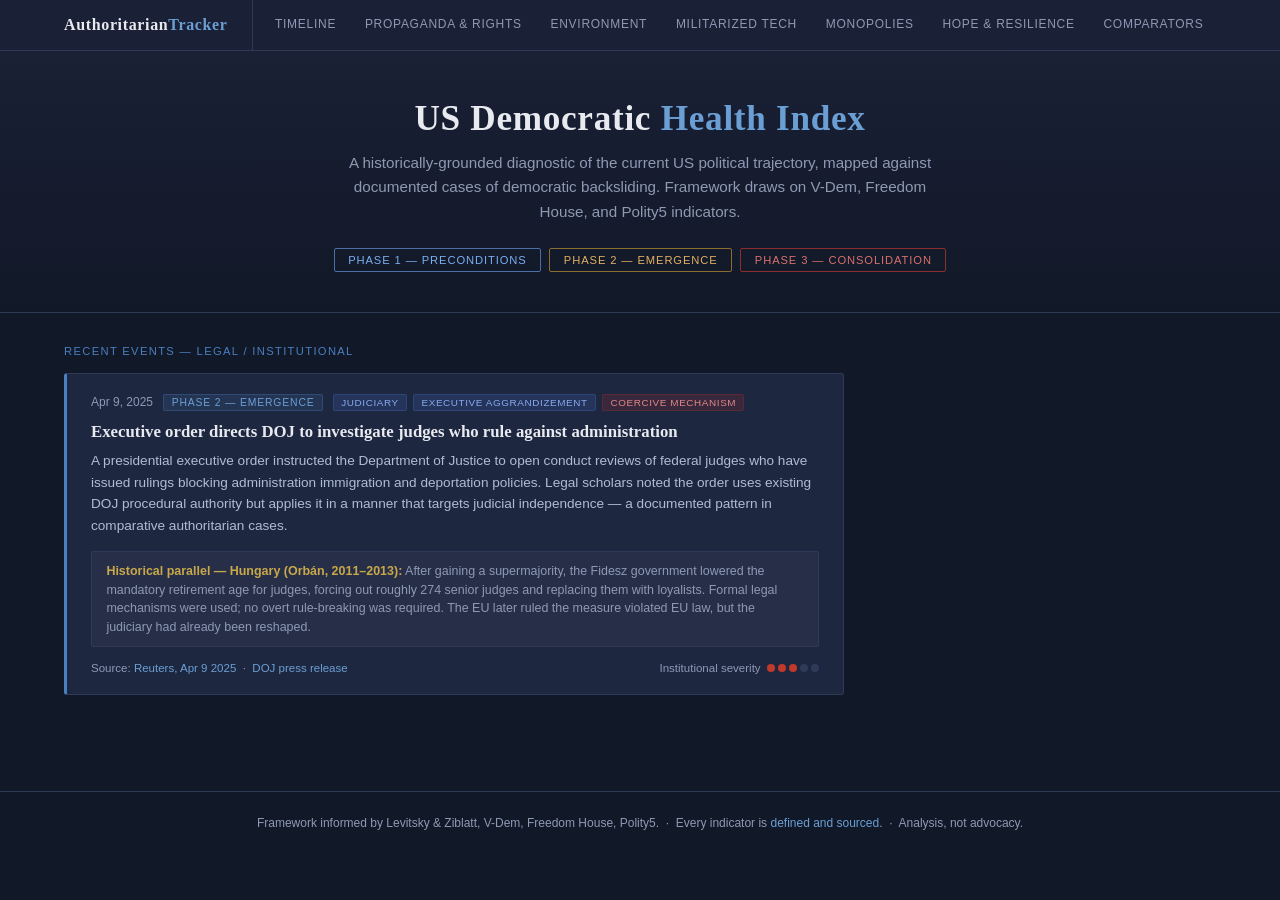
<file: index.html>
<!DOCTYPE html>
<html lang="en">
<head>
  <meta charset="UTF-8" />
  <meta name="viewport" content="width=device-width, initial-scale=1.0" />
  <title>Authoritarian Tracker</title>
  <link rel="stylesheet" href="style.css" />
</head>
<body>

  <nav>
    <div class="nav-inner">
      <a class="nav-brand" href="index.html">Authoritarian<span>Tracker</span></a>
      <ul class="nav-links">
        <li><a href="timeline.html">Timeline</a></li>
        <li><a href="propaganda.html">Propaganda &amp; Rights</a></li>
        <li><a href="environment.html">Environment</a></li>
        <li><a href="miltech.html">Militarized Tech</a></li>
        <li><a href="monopolies.html">Monopolies</a></li>
        <li><a href="hope.html">Hope &amp; Resilience</a></li>
        <li><a href="comparators.html">Comparators</a></li>
        <li><a href="methodology.html">Methodology</a></li>
      </ul>
    </div>
  </nav>

  <header class="hero">
    <h1>US Democratic <span>Health Index</span></h1>
    <p>
      A historically-grounded diagnostic of the current US political trajectory,
      mapped against documented cases of democratic backsliding.
      Framework draws on V-Dem, Freedom House, and Polity5 indicators.
    </p>
    <div class="phase-pills">
      <span class="phase-pill p1">Phase 1 — Preconditions</span>
      <span class="phase-pill p2">Phase 2 — Emergence</span>
      <span class="phase-pill p3">Phase 3 — Consolidation</span>
    </div>
  </header>

  <main class="page">
    <p class="section-label">Recent events — legal / institutional</p>

    <div class="event-card legal">
      <div class="card-meta">
        <span class="card-date">Apr 9, 2025</span>
        <span class="card-phase">Phase 2 — Emergence</span>
        <div class="card-tags">
          <span class="tag legal">Judiciary</span>
          <span class="tag legal">Executive aggrandizement</span>
          <span class="tag coercive">Coercive mechanism</span>
        </div>
      </div>

      <h2 class="card-title">
        Executive order directs DOJ to investigate judges who rule against administration
      </h2>

      <p class="card-body">
        A presidential executive order instructed the Department of Justice to open conduct
        reviews of federal judges who have issued rulings blocking administration immigration
        and deportation policies. Legal scholars noted the order uses existing DOJ procedural
        authority but applies it in a manner that targets judicial independence — a documented
        pattern in comparative authoritarian cases.
      </p>

      <div class="card-comparator">
        <strong>Historical parallel — Hungary (Orbán, 2011–2013):</strong> After gaining a
        supermajority, the Fidesz government lowered the mandatory retirement age for judges,
        forcing out roughly 274 senior judges and replacing them with loyalists. Formal legal
        mechanisms were used; no overt rule-breaking was required. The EU later ruled the
        measure violated EU law, but the judiciary had already been reshaped.
      </div>

      <div class="card-footer">
        <span class="card-source">
          Source: <a href="#">Reuters, Apr 9 2025</a> &nbsp;·&nbsp;
          <a href="#">DOJ press release</a>
        </span>
        <div class="severity">
          Institutional severity
          <div class="severity-dots">
            <span class="filled"></span>
            <span class="filled"></span>
            <span class="filled"></span>
            <span></span>
            <span></span>
          </div>
        </div>
      </div>
    </div>
  </main>

  <footer>
    Framework informed by Levitsky &amp; Ziblatt, V-Dem, Freedom House, Polity5. &nbsp;·&nbsp;
    Every indicator is <a href="#">defined and sourced</a>. &nbsp;·&nbsp;
    Analysis, not advocacy.
  </footer>

</body>
</html>
</file>
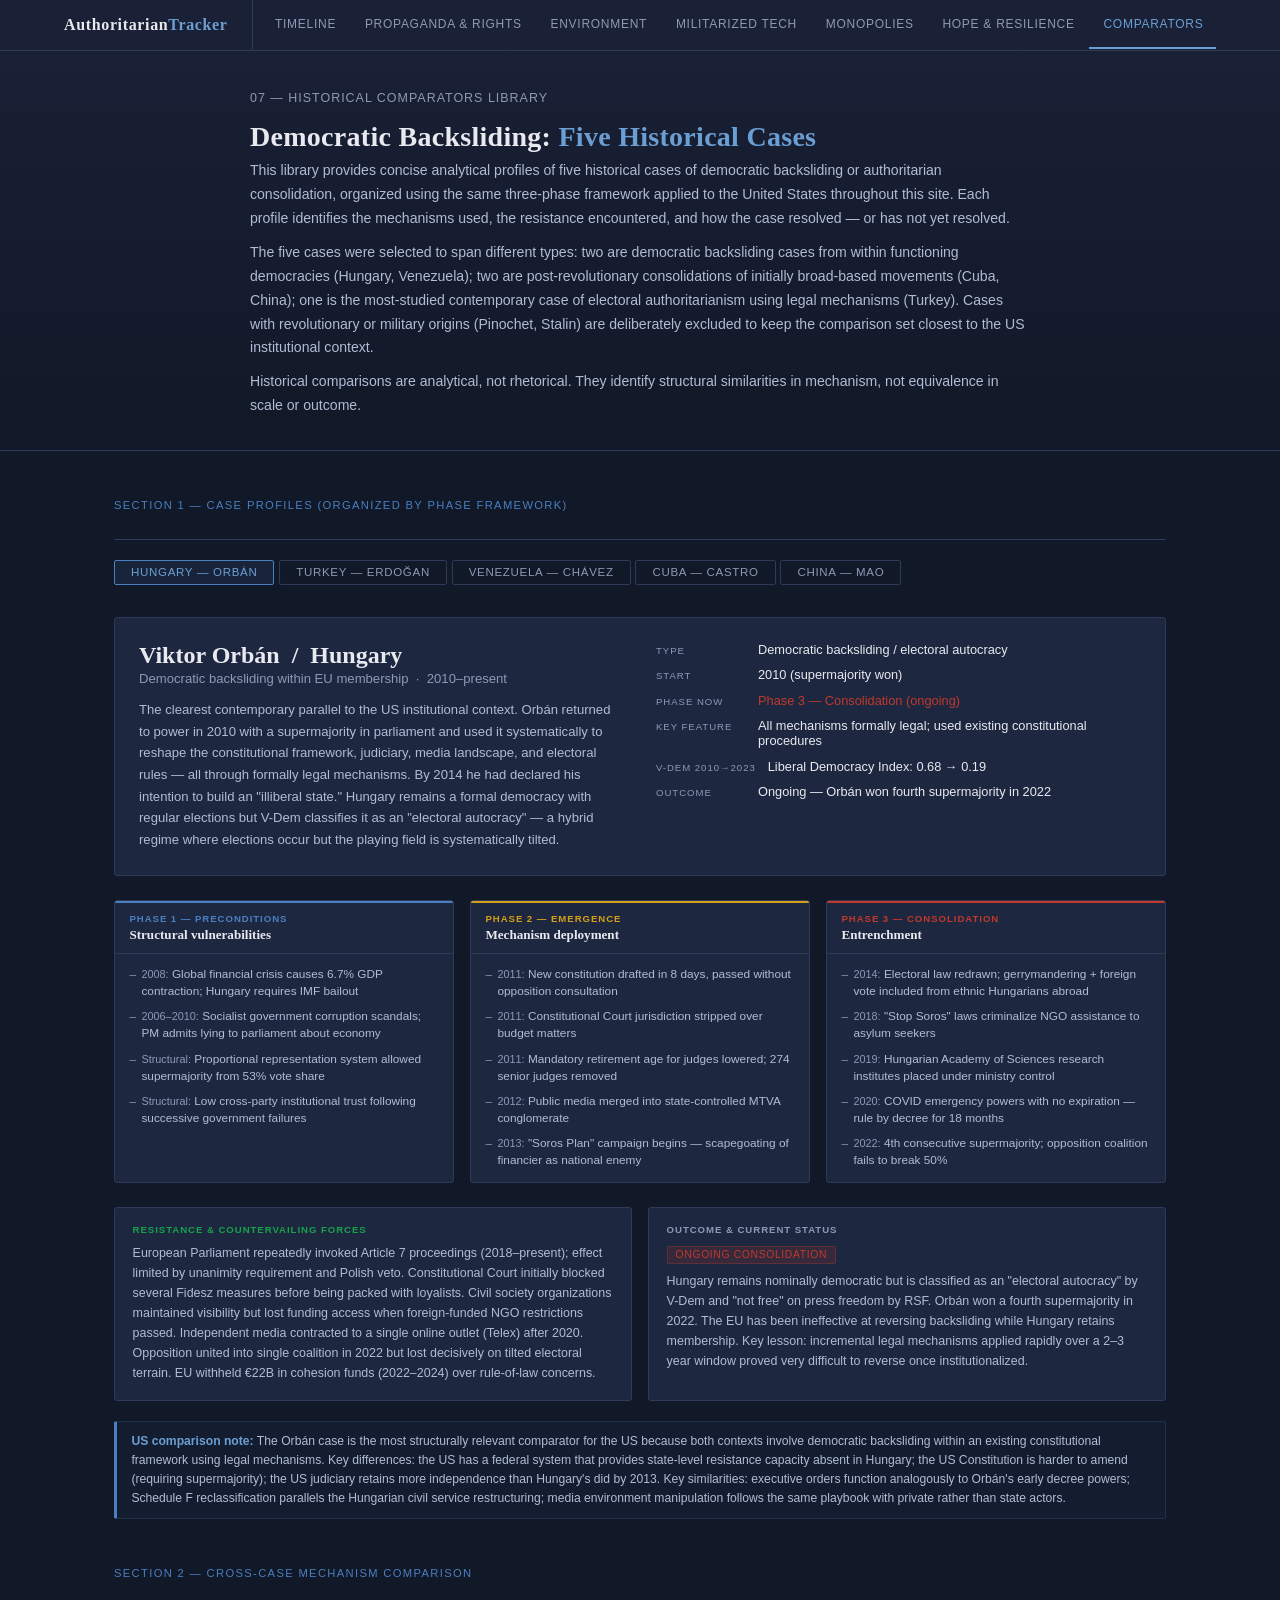
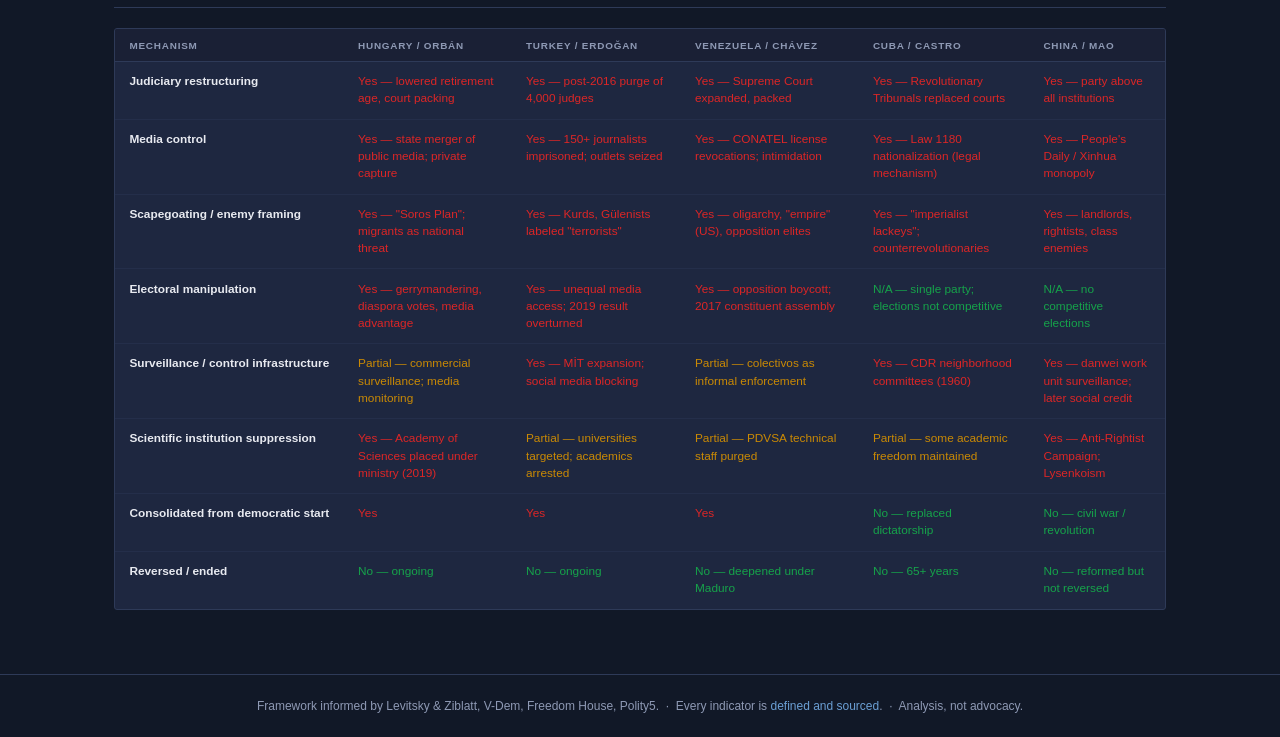
<file: comparators.html>
<!DOCTYPE html>
<html lang="en">
<head>
  <meta charset="UTF-8" />
  <meta name="viewport" content="width=device-width, initial-scale=1.0" />
  <title>Historical Comparators — Authoritarian Tracker</title>
  <link rel="stylesheet" href="style.css" />
  <style>
    /* ── PAGE HERO ── */
    .cp-hero {
      background: linear-gradient(180deg, var(--navy) 0%, var(--bg) 100%);
      border-bottom: 1px solid var(--border);
      padding: 2.5rem 1.5rem 2rem;
    }
    .cp-hero-inner { max-width: 780px; margin: 0 auto; }
    .cp-hero-sub {
      font-family: 'Arial', sans-serif;
      font-size: 0.78rem;
      letter-spacing: 0.08em;
      text-transform: uppercase;
      color: var(--muted);
      margin-bottom: 1rem;
    }
    .cp-hero h1 { font-size: 1.75rem; font-weight: 700; letter-spacing: 0.01em; margin-bottom: 0.4rem; }
    .cp-hero h1 span { color: var(--blue-light); }
    .cp-hero p {
      font-family: 'Arial', sans-serif;
      font-size: 0.88rem;
      color: #b0bcd4;
      line-height: 1.7;
      margin-bottom: 0.6rem;
    }
    .cp-hero p:last-child { margin-bottom: 0; }

    /* ── SECTION WRAPPER ── */
    .cp-section { max-width: 1100px; margin: 3rem auto 0; padding: 0 1.5rem; }
    .cp-section-head { margin-bottom: 1.25rem; border-bottom: 1px solid var(--border); padding-bottom: 0.75rem; }

    /* ── COMPARATOR SELECTOR TABS ── */
    .comp-tabs { display: flex; gap: 0.3rem; flex-wrap: wrap; margin-bottom: 2rem; }
    .comp-tab {
      font-family: 'Arial', sans-serif;
      font-size: 0.72rem;
      letter-spacing: 0.06em;
      text-transform: uppercase;
      padding: 0.35rem 1rem;
      border-radius: 2px;
      border: 1px solid var(--border);
      background: transparent;
      color: var(--muted);
      cursor: pointer;
      transition: background 0.12s, color 0.12s, border-color 0.12s;
    }
    .comp-tab:hover { border-color: var(--blue); color: var(--blue-light); }
    .comp-tab.active { border-color: var(--blue); color: var(--blue-light); background: rgba(74,127,193,0.12); }

    /* ── COMPARATOR PROFILE ── */
    .comp-profile { display: none; }
    .comp-profile.active { display: block; }

    /* Profile header */
    .comp-profile-header {
      background: var(--card-bg);
      border: 1px solid var(--border);
      border-radius: 3px;
      padding: 1.5rem;
      margin-bottom: 1.5rem;
      display: grid;
      grid-template-columns: 1fr 1fr;
      gap: 1.25rem 2rem;
    }
    .comp-name { font-size: 1.5rem; font-weight: 700; margin-bottom: 0.15rem; }
    .comp-subtitle { font-family: 'Arial', sans-serif; font-size: 0.82rem; color: var(--muted); margin-bottom: 0.8rem; }
    .comp-desc { font-family: 'Arial', sans-serif; font-size: 0.82rem; color: #b0bcd4; line-height: 1.65; }
    .comp-meta { display: flex; flex-direction: column; gap: 0.65rem; }
    .comp-meta-row { display: flex; gap: 0.75rem; align-items: baseline; }
    .comp-meta-label {
      font-family: 'Arial', sans-serif;
      font-size: 0.6rem;
      letter-spacing: 0.1em;
      text-transform: uppercase;
      color: var(--muted);
      min-width: 90px;
    }
    .comp-meta-val { font-family: 'Arial', sans-serif; font-size: 0.8rem; color: var(--text); }
    .comp-meta-val.phase1 { color: var(--phase1); }
    .comp-meta-val.phase2 { color: var(--phase2); }
    .comp-meta-val.phase3 { color: var(--phase3); }

    /* Phase analysis sections */
    .comp-phases { display: grid; grid-template-columns: repeat(3, 1fr); gap: 1rem; margin-bottom: 1.5rem; }
    .comp-phase-card {
      background: var(--card-bg);
      border: 1px solid var(--border);
      border-radius: 3px;
      overflow: hidden;
    }
    .comp-phase-header {
      padding: 0.65rem 0.9rem;
      border-bottom: 1px solid var(--border);
    }
    .comp-phase-num {
      font-family: 'Arial', sans-serif;
      font-size: 0.6rem;
      letter-spacing: 0.1em;
      text-transform: uppercase;
      margin-bottom: 0.15rem;
      font-weight: 700;
    }
    .comp-phase-card.p1 .comp-phase-header { border-top: 2px solid var(--phase1); }
    .comp-phase-card.p2 .comp-phase-header { border-top: 2px solid var(--phase2); }
    .comp-phase-card.p3 .comp-phase-header { border-top: 2px solid var(--phase3); }
    .comp-phase-card.p1 .comp-phase-num { color: var(--phase1); }
    .comp-phase-card.p2 .comp-phase-num { color: var(--phase2); }
    .comp-phase-card.p3 .comp-phase-num { color: var(--phase3); }
    .comp-phase-title { font-size: 0.82rem; font-weight: 700; }
    .comp-phase-body { padding: 0.75rem 0.9rem; }
    .comp-phase-events { display: flex; flex-direction: column; gap: 0.5rem; }
    .comp-phase-event { font-family: 'Arial', sans-serif; font-size: 0.74rem; color: #b0bcd4; line-height: 1.45; padding-left: 0.75rem; position: relative; }
    .comp-phase-event::before { content: '–'; position: absolute; left: 0; color: var(--muted); }
    .comp-year { color: var(--muted); font-size: 0.68rem; }

    /* Resistance + outcome */
    .comp-bottom { display: grid; grid-template-columns: 1fr 1fr; gap: 1rem; }
    .comp-resistance, .comp-outcome {
      background: var(--card-bg);
      border: 1px solid var(--border);
      border-radius: 3px;
      padding: 1rem 1.1rem;
    }
    .comp-block-label {
      font-family: 'Arial', sans-serif;
      font-size: 0.6rem;
      letter-spacing: 0.1em;
      text-transform: uppercase;
      color: var(--muted);
      font-weight: 700;
      margin-bottom: 0.6rem;
    }
    .comp-resistance .comp-block-label { color: #16a34a; }
    .comp-block-body { font-family: 'Arial', sans-serif; font-size: 0.78rem; color: #b0bcd4; line-height: 1.6; }
    .comp-outcome-status {
      display: inline-block;
      font-family: 'Arial', sans-serif;
      font-size: 0.65rem;
      letter-spacing: 0.06em;
      text-transform: uppercase;
      padding: 0.15rem 0.5rem;
      border-radius: 2px;
      margin-bottom: 0.5rem;
    }
    .cp-us-note {
      background: rgba(74,127,193,0.06);
      border: 1px solid rgba(74,127,193,0.2);
      border-left: 3px solid var(--blue);
      border-radius: 2px;
      padding: 0.65rem 0.9rem;
      font-family: 'Arial', sans-serif;
      font-size: 0.76rem;
      color: #b0bcd4;
      line-height: 1.55;
      margin-top: 1.25rem;
    }
    .cp-us-note strong { color: var(--blue-light); }

    /* ── COMPARISON TABLE ── */
    .comp-table-wrap {
      overflow-x: auto;
      background: var(--card-bg);
      border: 1px solid var(--border);
      border-radius: 3px;
    }
    .comp-table {
      width: 100%;
      border-collapse: collapse;
      font-family: 'Arial', sans-serif;
      font-size: 0.74rem;
    }
    .comp-table th {
      background: var(--navy);
      color: var(--muted);
      font-size: 0.62rem;
      letter-spacing: 0.08em;
      text-transform: uppercase;
      padding: 0.65rem 0.9rem;
      text-align: left;
      border-bottom: 1px solid var(--border);
      white-space: nowrap;
    }
    .comp-table td {
      padding: 0.7rem 0.9rem;
      color: #b0bcd4;
      line-height: 1.45;
      border-bottom: 1px solid rgba(46,58,88,0.4);
      vertical-align: top;
    }
    .comp-table tr:last-child td { border-bottom: none; }
    .comp-table td:first-child { color: var(--text); font-weight: 700; white-space: nowrap; }
    .comp-table td.yes { color: #dc2626; }
    .comp-table td.partial { color: #ca8a04; }
    .comp-table td.no { color: #16a34a; }

    @media (max-width: 800px) {
      .comp-profile-header { grid-template-columns: 1fr; }
      .comp-phases { grid-template-columns: 1fr; }
      .comp-bottom { grid-template-columns: 1fr; }
    }
  </style>
</head>
<body>

  <nav>
    <div class="nav-inner">
      <a class="nav-brand" href="index.html">Authoritarian<span>Tracker</span></a>
      <ul class="nav-links">
        <li><a href="timeline.html">Timeline</a></li>
        <li><a href="propaganda.html">Propaganda &amp; Rights</a></li>
        <li><a href="environment.html">Environment</a></li>
        <li><a href="miltech.html">Militarized Tech</a></li>
        <li><a href="monopolies.html">Monopolies</a></li>
        <li><a href="hope.html">Hope &amp; Resilience</a></li>
        <li><a href="comparators.html" class="active">Comparators</a></li>
        <li><a href="methodology.html">Methodology</a></li>
      </ul>
    </div>
  </nav>


  <!-- ══════════════════════════════════════════════════════════
       INTRODUCTION
       ══════════════════════════════════════════════════════════ -->
  <header class="cp-hero">
    <div class="cp-hero-inner">
      <div class="cp-hero-sub">07 — Historical Comparators Library</div>
      <h1>Democratic Backsliding: <span>Five Historical Cases</span></h1>
      <p>
        This library provides concise analytical profiles of five historical cases of democratic
        backsliding or authoritarian consolidation, organized using the same three-phase framework
        applied to the United States throughout this site. Each profile identifies the mechanisms
        used, the resistance encountered, and how the case resolved — or has not yet resolved.
      </p>
      <p>
        The five cases were selected to span different types: two are democratic backsliding cases
        from within functioning democracies (Hungary, Venezuela); two are post-revolutionary
        consolidations of initially broad-based movements (Cuba, China); one is the most-studied
        contemporary case of electoral authoritarianism using legal mechanisms (Turkey). Cases with
        revolutionary or military origins (Pinochet, Stalin) are deliberately excluded to keep the
        comparison set closest to the US institutional context.
      </p>
      <p>
        Historical comparisons are analytical, not rhetorical. They identify structural similarities
        in mechanism, not equivalence in scale or outcome.
      </p>
    </div>
  </header>


  <!-- ══════════════════════════════════════════════════════════
       COMPARATOR PROFILES
       ══════════════════════════════════════════════════════════ -->
  <section class="cp-section">
    <div class="cp-section-head">
      <p class="section-label">Section 1 — Case profiles (organized by phase framework)</p>
    </div>

    <div class="comp-tabs" id="comp-tabs">
      <button class="comp-tab active" data-comp="orban">Hungary — Orbán</button>
      <button class="comp-tab" data-comp="erdogan">Turkey — Erdoğan</button>
      <button class="comp-tab" data-comp="chavez">Venezuela — Chávez</button>
      <button class="comp-tab" data-comp="castro">Cuba — Castro</button>
      <button class="comp-tab" data-comp="mao">China — Mao</button>
    </div>


    <!-- ─── ORBÁN / HUNGARY ─────────────────────────────────── -->
    <div class="comp-profile active" id="profile-orban">

      <div class="comp-profile-header">
        <div>
          <div class="comp-name">Viktor Orbán &nbsp;/&nbsp; Hungary</div>
          <div class="comp-subtitle">Democratic backsliding within EU membership &nbsp;·&nbsp; 2010–present</div>
          <p class="comp-desc">
            The clearest contemporary parallel to the US institutional context. Orbán returned to power
            in 2010 with a supermajority in parliament and used it systematically to reshape the
            constitutional framework, judiciary, media landscape, and electoral rules — all through
            formally legal mechanisms. By 2014 he had declared his intention to build an "illiberal
            state." Hungary remains a formal democracy with regular elections but V-Dem classifies it
            as an "electoral autocracy" — a hybrid regime where elections occur but the playing field
            is systematically tilted.
          </p>
        </div>
        <div class="comp-meta">
          <div class="comp-meta-row"><div class="comp-meta-label">Type</div><div class="comp-meta-val">Democratic backsliding / electoral autocracy</div></div>
          <div class="comp-meta-row"><div class="comp-meta-label">Start</div><div class="comp-meta-val">2010 (supermajority won)</div></div>
          <div class="comp-meta-row"><div class="comp-meta-label">Phase now</div><div class="comp-meta-val phase3">Phase 3 — Consolidation (ongoing)</div></div>
          <div class="comp-meta-row"><div class="comp-meta-label">Key feature</div><div class="comp-meta-val">All mechanisms formally legal; used existing constitutional procedures</div></div>
          <div class="comp-meta-row"><div class="comp-meta-label">V-Dem 2010→2023</div><div class="comp-meta-val">Liberal Democracy Index: 0.68 → 0.19</div></div>
          <div class="comp-meta-row"><div class="comp-meta-label">Outcome</div><div class="comp-meta-val">Ongoing — Orbán won fourth supermajority in 2022</div></div>
        </div>
      </div>

      <div class="comp-phases">
        <div class="comp-phase-card p1">
          <div class="comp-phase-header">
            <div class="comp-phase-num">Phase 1 — Preconditions</div>
            <div class="comp-phase-title">Structural vulnerabilities</div>
          </div>
          <div class="comp-phase-body">
            <div class="comp-phase-events">
              <div class="comp-phase-event"><span class="comp-year">2008:</span> Global financial crisis causes 6.7% GDP contraction; Hungary requires IMF bailout</div>
              <div class="comp-phase-event"><span class="comp-year">2006–2010:</span> Socialist government corruption scandals; PM admits lying to parliament about economy</div>
              <div class="comp-phase-event"><span class="comp-year">Structural:</span> Proportional representation system allowed supermajority from 53% vote share</div>
              <div class="comp-phase-event"><span class="comp-year">Structural:</span> Low cross-party institutional trust following successive government failures</div>
            </div>
          </div>
        </div>
        <div class="comp-phase-card p2">
          <div class="comp-phase-header">
            <div class="comp-phase-num">Phase 2 — Emergence</div>
            <div class="comp-phase-title">Mechanism deployment</div>
          </div>
          <div class="comp-phase-body">
            <div class="comp-phase-events">
              <div class="comp-phase-event"><span class="comp-year">2011:</span> New constitution drafted in 8 days, passed without opposition consultation</div>
              <div class="comp-phase-event"><span class="comp-year">2011:</span> Constitutional Court jurisdiction stripped over budget matters</div>
              <div class="comp-phase-event"><span class="comp-year">2011:</span> Mandatory retirement age for judges lowered; 274 senior judges removed</div>
              <div class="comp-phase-event"><span class="comp-year">2012:</span> Public media merged into state-controlled MTVA conglomerate</div>
              <div class="comp-phase-event"><span class="comp-year">2013:</span> "Soros Plan" campaign begins — scapegoating of financier as national enemy</div>
            </div>
          </div>
        </div>
        <div class="comp-phase-card p3">
          <div class="comp-phase-header">
            <div class="comp-phase-num">Phase 3 — Consolidation</div>
            <div class="comp-phase-title">Entrenchment</div>
          </div>
          <div class="comp-phase-body">
            <div class="comp-phase-events">
              <div class="comp-phase-event"><span class="comp-year">2014:</span> Electoral law redrawn; gerrymandering + foreign vote included from ethnic Hungarians abroad</div>
              <div class="comp-phase-event"><span class="comp-year">2018:</span> "Stop Soros" laws criminalize NGO assistance to asylum seekers</div>
              <div class="comp-phase-event"><span class="comp-year">2019:</span> Hungarian Academy of Sciences research institutes placed under ministry control</div>
              <div class="comp-phase-event"><span class="comp-year">2020:</span> COVID emergency powers with no expiration — rule by decree for 18 months</div>
              <div class="comp-phase-event"><span class="comp-year">2022:</span> 4th consecutive supermajority; opposition coalition fails to break 50%</div>
            </div>
          </div>
        </div>
      </div>

      <div class="comp-bottom">
        <div class="comp-resistance">
          <div class="comp-block-label">Resistance &amp; countervailing forces</div>
          <div class="comp-block-body">
            European Parliament repeatedly invoked Article 7 proceedings (2018–present); effect limited by unanimity requirement and Polish veto. Constitutional Court initially blocked several Fidesz measures before being packed with loyalists. Civil society organizations maintained visibility but lost funding access when foreign-funded NGO restrictions passed. Independent media contracted to a single online outlet (Telex) after 2020. Opposition united into single coalition in 2022 but lost decisively on tilted electoral terrain. EU withheld €22B in cohesion funds (2022–2024) over rule-of-law concerns.
          </div>
        </div>
        <div class="comp-outcome">
          <div class="comp-block-label">Outcome &amp; current status</div>
          <div class="comp-outcome-status" style="background:rgba(192,57,43,0.15);color:#c0392b;border:1px solid rgba(192,57,43,0.3)">Ongoing consolidation</div>
          <div class="comp-block-body">Hungary remains nominally democratic but is classified as an "electoral autocracy" by V-Dem and "not free" on press freedom by RSF. Orbán won a fourth supermajority in 2022. The EU has been ineffective at reversing backsliding while Hungary retains membership. Key lesson: incremental legal mechanisms applied rapidly over a 2–3 year window proved very difficult to reverse once institutionalized.</div>
        </div>
      </div>

      <div class="cp-us-note">
        <strong>US comparison note:</strong> The Orbán case is the most structurally relevant comparator for the US because both contexts involve democratic backsliding within an existing constitutional framework using legal mechanisms. Key differences: the US has a federal system that provides state-level resistance capacity absent in Hungary; the US Constitution is harder to amend (requiring supermajority); the US judiciary retains more independence than Hungary's did by 2013. Key similarities: executive orders function analogously to Orbán's early decree powers; Schedule F reclassification parallels the Hungarian civil service restructuring; media environment manipulation follows the same playbook with private rather than state actors.
      </div>
    </div>


    <!-- ─── ERDOĞAN / TURKEY ────────────────────────────────── -->
    <div class="comp-profile" id="profile-erdogan">

      <div class="comp-profile-header">
        <div>
          <div class="comp-name">Recep Tayyip Erdoğan &nbsp;/&nbsp; Turkey</div>
          <div class="comp-subtitle">Elected leader → electoral authoritarian &nbsp;·&nbsp; 2002–present</div>
          <p class="comp-desc">
            Erdoğan's trajectory illustrates how a leader with a genuine democratic electoral mandate
            can use legal mechanisms to progressively eliminate institutional checks. His early period
            (2002–2010) was associated with EU accession reforms and expansion of Kurdish cultural rights;
            the turn toward authoritarianism accelerated after the Gezi Park protests (2013) and the
            2016 coup attempt, which provided a pretext for massive purges. Turkey moved from a
            functioning parliamentary democracy to a presidential system with concentrated executive
            power, minority suppression, and near-total press control in under 15 years.
          </p>
        </div>
        <div class="comp-meta">
          <div class="comp-meta-row"><div class="comp-meta-label">Type</div><div class="comp-meta-val">Democratic backsliding / competitive authoritarianism</div></div>
          <div class="comp-meta-row"><div class="comp-meta-label">Start</div><div class="comp-meta-val">2002 (AKP elected); acceleration 2013</div></div>
          <div class="comp-meta-row"><div class="comp-meta-label">Phase now</div><div class="comp-meta-val phase3">Phase 3 — Consolidation (ongoing)</div></div>
          <div class="comp-meta-row"><div class="comp-meta-label">Key feature</div><div class="comp-meta-val">Coup attempt used to justify massive purge and constitutional change</div></div>
          <div class="comp-meta-row"><div class="comp-meta-label">V-Dem 2010→2023</div><div class="comp-meta-val">Liberal Democracy Index: 0.38 → 0.11</div></div>
          <div class="comp-meta-row"><div class="comp-meta-label">Outcome</div><div class="comp-meta-val">Ongoing — won narrow presidential elections in 2023</div></div>
        </div>
      </div>

      <div class="comp-phases">
        <div class="comp-phase-card p1">
          <div class="comp-phase-header">
            <div class="comp-phase-num">Phase 1 — Preconditions</div>
            <div class="comp-phase-title">Structural vulnerabilities</div>
          </div>
          <div class="comp-phase-body">
            <div class="comp-phase-events">
              <div class="comp-phase-event"><span class="comp-year">1990s:</span> Military coup history created norm of civilian deference to military; institutional trust in courts low</div>
              <div class="comp-phase-event"><span class="comp-year">2000–2001:</span> Financial crisis; IMF bailout; 9% unemployment; political class discredited</div>
              <div class="comp-phase-event"><span class="comp-year">Structural:</span> Secular-religious polarization provided Erdoğan a coalition of aggrieved religious conservatives previously excluded from power</div>
            </div>
          </div>
        </div>
        <div class="comp-phase-card p2">
          <div class="comp-phase-header">
            <div class="comp-phase-num">Phase 2 — Emergence</div>
            <div class="comp-phase-title">Mechanism deployment</div>
          </div>
          <div class="comp-phase-body">
            <div class="comp-phase-events">
              <div class="comp-phase-event"><span class="comp-year">2013:</span> Gezi Park protests trigger shift; protesters labeled "terrorists"; Twitter blocked</div>
              <div class="comp-phase-event"><span class="comp-year">2013–2016:</span> 150+ journalists arrested; Turkey becomes world's largest jailer of journalists</div>
              <div class="comp-phase-event"><span class="comp-year">2014:</span> Direct presidential election gives Erdoğan personal mandate separate from parliament</div>
              <div class="comp-phase-event"><span class="comp-year">2015–2016:</span> Kurdish political leaders arrested; HDP co-chairs imprisoned; PKK cease-fire ended</div>
            </div>
          </div>
        </div>
        <div class="comp-phase-card p3">
          <div class="comp-phase-header">
            <div class="comp-phase-num">Phase 3 — Consolidation</div>
            <div class="comp-phase-title">Entrenchment</div>
          </div>
          <div class="comp-phase-body">
            <div class="comp-phase-events">
              <div class="comp-phase-event"><span class="comp-year">2016:</span> Coup attempt; state of emergency; 152,000 arrested; 125,000 civil servants dismissed</div>
              <div class="comp-phase-event"><span class="comp-year">2017:</span> Constitutional referendum converts Turkey to presidential system; passes 51.4%</div>
              <div class="comp-phase-event"><span class="comp-year">2018:</span> New presidential system takes effect; parliamentary oversight reduced</div>
              <div class="comp-phase-event"><span class="comp-year">2019:</span> Istanbul mayoral election result overturned; re-run ordered (opposition won by larger margin)</div>
              <div class="comp-phase-event"><span class="comp-year">2023:</span> Won presidential election in runoff; democratic opposition failed to unite effectively</div>
            </div>
          </div>
        </div>
      </div>

      <div class="comp-bottom">
        <div class="comp-resistance">
          <div class="comp-block-label">Resistance &amp; countervailing forces</div>
          <div class="comp-block-body">Major cities maintained opposition control through elections: Istanbul, Ankara, and İzmir elected CHP opposition mayors in 2019 and 2024, demonstrating urban electoral resilience. Kurds maintained strong bloc voting despite HDP leadership imprisonment. International press freedom organizations documented and publicized journalist imprisonments. The 2019 Istanbul election overturning backfired — the re-run produced a larger opposition margin, demonstrating limits of election manipulation when margins are too large.</div>
        </div>
        <div class="comp-outcome">
          <div class="comp-block-label">Outcome &amp; current status</div>
          <div class="comp-outcome-status" style="background:rgba(192,57,43,0.15);color:#c0392b;border:1px solid rgba(192,57,43,0.3)">Ongoing consolidation</div>
          <div class="comp-block-body">Turkey is classified as "not free" by Freedom House and "electoral autocracy" by V-Dem. Key lesson: the 2016 coup attempt, whether partially facilitated or not, served as a decisive turning point — a crisis event that allowed rapid capability expansion far exceeding what the crisis itself required. The magnitude and speed of purges (152,000 in weeks) suggests prior preparation of lists.</div>
        </div>
      </div>

      <div class="cp-us-note">
        <strong>US comparison note:</strong> The "foreign-backed agitator" framing applied to domestic political opponents parallels Erdoğan's terrorist labeling of Kurdish politicians and Gezi protesters. The invocation of the Alien Enemies Act to create emergency detention authority without due process has structural parallels to the post-coup state of emergency. Key difference: the US military has strong institutional norms against political involvement; a manufactured crisis equivalent to the coup attempt would face higher resistance.
      </div>
    </div>


    <!-- ─── CHÁVEZ / VENEZUELA ──────────────────────────────── -->
    <div class="comp-profile" id="profile-chavez">

      <div class="comp-profile-header">
        <div>
          <div class="comp-name">Hugo Chávez &nbsp;/&nbsp; Venezuela</div>
          <div class="comp-subtitle">Leftist democratic backsliding via economic populism &nbsp;·&nbsp; 1999–2013</div>
          <p class="comp-desc">
            Chávez is the canonical left-wing democratic backsliding case, selected because comparator
            libraries that include only right-wing cases can be accused of political framing. Chávez
            won election in 1998 on a genuine anti-corruption, pro-poor platform; his first term saw
            real poverty reduction. The authoritarian turn accelerated after the 2002 coup attempt
            against him (which he survived), which he used to purge the military, judiciary, and
            state oil company PDVSA. By 2005 Venezuela was classified as a "hybrid regime." The
            Maduro succession (2013) completed consolidation into competitive authoritarianism.
          </p>
        </div>
        <div class="comp-meta">
          <div class="comp-meta-row"><div class="comp-meta-label">Type</div><div class="comp-meta-val">Left-wing democratic backsliding / competitive authoritarianism</div></div>
          <div class="comp-meta-row"><div class="comp-meta-label">Start</div><div class="comp-meta-val">1998 (elected); acceleration 2002</div></div>
          <div class="comp-meta-row"><div class="comp-meta-label">Phase now</div><div class="comp-meta-val phase3">Phase 3 — Deep consolidation under Maduro</div></div>
          <div class="comp-meta-row"><div class="comp-meta-label">Key feature</div><div class="comp-meta-val">Oil wealth used to fund parallel institutions bypassing formal structures</div></div>
          <div class="comp-meta-row"><div class="comp-meta-label">V-Dem 2000→2023</div><div class="comp-meta-val">Liberal Democracy Index: 0.36 → 0.05</div></div>
          <div class="comp-meta-row"><div class="comp-meta-label">Outcome</div><div class="comp-meta-val">Continued under Maduro; full electoral autocracy</div></div>
        </div>
      </div>

      <div class="comp-phases">
        <div class="comp-phase-card p1">
          <div class="comp-phase-header">
            <div class="comp-phase-num">Phase 1 — Preconditions</div>
            <div class="comp-phase-title">Structural vulnerabilities</div>
          </div>
          <div class="comp-phase-body">
            <div class="comp-phase-events">
              <div class="comp-phase-event"><span class="comp-year">1983–1998:</span> "Punto Fijo" two-party system discredited by corruption; 1989 Caracazo massacre killed 276–500</div>
              <div class="comp-phase-event"><span class="comp-year">1998:</span> 50% poverty rate; oil dependence; massive inequality between oil oligarchy and rural poor</div>
              <div class="comp-phase-event"><span class="comp-year">Structural:</span> Military tradition of political involvement; 1992 Chávez himself led a coup attempt</div>
            </div>
          </div>
        </div>
        <div class="comp-phase-card p2">
          <div class="comp-phase-header">
            <div class="comp-phase-num">Phase 2 — Emergence</div>
            <div class="comp-phase-title">Mechanism deployment</div>
          </div>
          <div class="comp-phase-body">
            <div class="comp-phase-events">
              <div class="comp-phase-event"><span class="comp-year">1999:</span> New "Bolivarian" constitution drafted; Supreme Court expanded from 20 to 32 members</div>
              <div class="comp-phase-event"><span class="comp-year">2002:</span> Coup attempt against Chávez fails; military and PDVSA oil company purged afterward</div>
              <div class="comp-phase-event"><span class="comp-year">2004:</span> Supreme Court packed with loyalists; 12 new seats added</div>
              <div class="comp-phase-event"><span class="comp-year">2004:</span> CONATEL revokes broadcast licenses for critical television stations post-coup</div>
              <div class="comp-phase-event"><span class="comp-year">2005:</span> Opposition boycotts elections; Chávez allies win all 167 National Assembly seats</div>
            </div>
          </div>
        </div>
        <div class="comp-phase-card p3">
          <div class="comp-phase-header">
            <div class="comp-phase-num">Phase 3 — Consolidation</div>
            <div class="comp-phase-title">Entrenchment</div>
          </div>
          <div class="comp-phase-body">
            <div class="comp-phase-events">
              <div class="comp-phase-event"><span class="comp-year">2007:</span> Constitutional referendum to eliminate term limits defeated — he accepted result initially</div>
              <div class="comp-phase-event"><span class="comp-year">2009:</span> Second referendum passes; term limits eliminated</div>
              <div class="comp-phase-event"><span class="comp-year">2010:</span> Gerrymandering; PSUV wins 59% of seats on 47% of votes</div>
              <div class="comp-phase-event"><span class="comp-year">2013:</span> Chávez dies; Maduro wins narrow election; consolidation deepens under economic collapse</div>
            </div>
          </div>
        </div>
      </div>

      <div class="comp-bottom">
        <div class="comp-resistance">
          <div class="comp-block-label">Resistance &amp; countervailing forces</div>
          <div class="comp-block-body">Private media (RCTV, Globovisión) maintained critical coverage until broadcast licenses were revoked or owners sold under pressure. Opposition won 2007 referendum — Chávez's only electoral defeat. Opposition won National Assembly supermajority in 2015 (67% of seats on 56% of votes); Maduro responded by creating a parallel "Constituent Assembly" in 2017. US and EU sanctions from 2017 onward worsened economic collapse without producing political change. Mass emigration (7M+ by 2023) represents population response — the most significant "exit" (vs. "voice") resistance in the comparative literature.</div>
        </div>
        <div class="comp-outcome">
          <div class="comp-block-label">Outcome &amp; current status</div>
          <div class="comp-outcome-status" style="background:rgba(192,57,43,0.15);color:#c0392b;border:1px solid rgba(192,57,43,0.3)">Full autocracy under Maduro</div>
          <div class="comp-block-body">Venezuela is classified "not free" by Freedom House; the 2024 presidential election was widely assessed as fraudulent. Key lesson: oil-funded parallel institutions (missions, armed colectivos) bypassed formal institutional decay and created patron-client networks that survived even dramatic economic collapse. Institutional capacity to resist was lower than in Hungary or Turkey because formal institutions had been more thoroughly hollowed out by the time the economic crisis hit.</div>
        </div>
      </div>

      <div class="cp-us-note">
        <strong>US comparison note:</strong> The Chávez case is included to illustrate that the framework applies to left-wing as well as right-wing backsliding. The US structural parallels are weaker: the US lacks Venezuela's oil-funded patronage capacity; US institutions are significantly more robust; the military is far less politicized. The most relevant mechanism parallel is media control through regulatory pressure (CONATEL license revocation → FCC investigations of critical networks).
      </div>
    </div>


    <!-- ─── CASTRO / CUBA ──────────────────────────────────── -->
    <div class="comp-profile" id="profile-castro">

      <div class="comp-profile-header">
        <div>
          <div class="comp-name">Fidel Castro &nbsp;/&nbsp; Cuba</div>
          <div class="comp-subtitle">Revolutionary consolidation into single-party state &nbsp;·&nbsp; 1959–1965</div>
          <p class="comp-desc">
            Cuba under Castro represents a different type from Hungary or Turkey: a revolutionary movement
            that consolidated into a single-party state within five years of seizing power. The initial
            revolution had genuine popular support against Batista's corrupt dictatorship; the authoritarian
            consolidation was rapid (1959–1961) and used a combination of legal nationalization, political
            purges, and a genuine external threat (Bay of Pigs, US economic embargo) to justify emergency
            measures that became permanent. By 1965 the single-party structure was institutionalized.
            Included because the media control mechanisms (Law 1180) and political trial mechanisms are
            directly referenced in the propaganda tracker.
          </p>
        </div>
        <div class="comp-meta">
          <div class="comp-meta-row"><div class="comp-meta-label">Type</div><div class="comp-meta-val">Revolutionary consolidation into single-party state</div></div>
          <div class="comp-meta-row"><div class="comp-meta-label">Start</div><div class="comp-meta-val">January 1, 1959 (revolution succeeds)</div></div>
          <div class="comp-meta-row"><div class="comp-meta-label">Phase now</div><div class="comp-meta-val phase3">Phase 3 — Institutionalized single-party state</div></div>
          <div class="comp-meta-row"><div class="comp-meta-label">Key feature</div><div class="comp-meta-val">Legal nationalization eliminated independent press and business in 2 years</div></div>
          <div class="comp-meta-row"><div class="comp-meta-label">Outcome</div><div class="comp-meta-val">Single-party rule continues under Miguel Díaz-Canel (2021–present)</div></div>
        </div>
      </div>

      <div class="comp-phases">
        <div class="comp-phase-card p1">
          <div class="comp-phase-header">
            <div class="comp-phase-num">Phase 1 — Preconditions</div>
            <div class="comp-phase-title">Structural vulnerabilities</div>
          </div>
          <div class="comp-phase-body">
            <div class="comp-phase-events">
              <div class="comp-phase-event"><span class="comp-year">1952–1958:</span> Batista dictatorship delegitimizes existing political class; US support for Batista delegitimizes US-aligned opposition</div>
              <div class="comp-phase-event"><span class="comp-year">Structural:</span> High inequality; US corporate landownership; rural peasantry with legitimate economic grievances</div>
              <div class="comp-phase-event"><span class="comp-year">Structural:</span> Absence of strong independent civil institutions; Catholic Church was the primary non-state organization</div>
            </div>
          </div>
        </div>
        <div class="comp-phase-card p2">
          <div class="comp-phase-header">
            <div class="comp-phase-num">Phase 2 — Emergence</div>
            <div class="comp-phase-title">Mechanism deployment</div>
          </div>
          <div class="comp-phase-body">
            <div class="comp-phase-events">
              <div class="comp-phase-event"><span class="comp-year">1959:</span> Revolutionary Tribunals established; 500+ Batista officials executed after summary trials</div>
              <div class="comp-phase-event"><span class="comp-year">1959–1960:</span> Land reform law nationalizes large farms; US companies' properties seized</div>
              <div class="comp-phase-event"><span class="comp-year">1960:</span> Law 1180 nationalizes all private media; independent press eliminated through property law</div>
              <div class="comp-phase-event"><span class="comp-year">1960:</span> Committees for the Defense of the Revolution (CDRs) established as neighborhood surveillance network</div>
            </div>
          </div>
        </div>
        <div class="comp-phase-card p3">
          <div class="comp-phase-header">
            <div class="comp-phase-num">Phase 3 — Consolidation</div>
            <div class="comp-phase-title">Entrenchment</div>
          </div>
          <div class="comp-phase-body">
            <div class="comp-phase-events">
              <div class="comp-phase-event"><span class="comp-year">1961:</span> Bay of Pigs invasion used to justify mass arrests of suspected opponents (35,000 detained)</div>
              <div class="comp-phase-event"><span class="comp-year">1961:</span> Cuba declared "socialist state"; Revolutionary Government fused with Communist Party</div>
              <div class="comp-phase-event"><span class="comp-year">1962:</span> US embargo begins; external threat provides ongoing consolidation justification</div>
              <div class="comp-phase-event"><span class="comp-year">1965:</span> United Party of the Socialist Revolution formalized as single party; institutionalization complete</div>
            </div>
          </div>
        </div>
      </div>

      <div class="comp-bottom">
        <div class="comp-resistance">
          <div class="comp-block-label">Resistance &amp; countervailing forces</div>
          <div class="comp-block-body">Bay of Pigs invasion (CIA-backed, April 1961) failed and was counterproductive — consolidating Cuban nationalism around the revolution and giving Castro grounds for mass arrests of suspected collaborators. Catholic Church maintained some autonomy until 1961 when it was suppressed and foreign clergy expelled. Mass emigration to Miami created an external opposition community (eventually 2M+ Cuban Americans) that maintained cultural resistance but could not reverse consolidation from outside. Underground resistance (plantados) existed in prisons but was effectively suppressed.</div>
        </div>
        <div class="comp-outcome">
          <div class="comp-block-label">Outcome &amp; current status</div>
          <div class="comp-outcome-status" style="background:rgba(192,57,43,0.15);color:#c0392b;border:1px solid rgba(192,57,43,0.3)">Single-party state (65+ years)</div>
          <div class="comp-block-body">Cuba remains a single-party state. The 2021 protests (11J) were the largest since 1959 and were suppressed through mass arrests (1,400+ detained). Key lesson for mechanism analysis: Law 1180 (media nationalization through property law) is the historical reference for "legal censorship" — it demonstrates that existing legal mechanisms (property law, not censorship law) can achieve censorship outcomes without explicit constitutional challenge.</div>
        </div>
      </div>

      <div class="cp-us-note">
        <strong>US comparison note:</strong> The Cuba case is the most structurally dissimilar: revolutionary rather than democratic origin, 1959 political context, and single-party outcome not currently relevant. The specific mechanisms referenced in this site's propaganda tracker are: CDR neighborhood surveillance (parallel to CISA social media monitoring), Law 1180 media nationalization (parallel to FCC license revocation as censorship without censorship statute), and Revolutionary Tribunals (parallel to military commissions used for civilians). These mechanism parallels are analytical, not outcome predictions.
      </div>
    </div>


    <!-- ─── MAO / CHINA ─────────────────────────────────────── -->
    <div class="comp-profile" id="profile-mao">

      <div class="comp-profile-header">
        <div>
          <div class="comp-name">Mao Zedong &nbsp;/&nbsp; China</div>
          <div class="comp-subtitle">Revolutionary consolidation + mass campaign authoritarianism &nbsp;·&nbsp; 1949–1976</div>
          <p class="comp-desc">
            The Mao case is included as the most extreme historical reference for mechanisms tracked on
            this site: Anti-Rightist Campaign (persecution of scientists and intellectuals), Great Leap
            Forward (state-enforced pseudoscience overriding expert consensus), Cultural Revolution
            (mass mobilization against "enemies"), and the People's Daily information monopoly
            (manufactured consent at scale). These are historical reference points for mechanism
            definitions — the current US cases are documented as structural parallels in mechanism,
            not equivalent in scale or trajectory.
          </p>
        </div>
        <div class="comp-meta">
          <div class="comp-meta-row"><div class="comp-meta-label">Type</div><div class="comp-meta-val">Revolutionary mass campaign authoritarianism</div></div>
          <div class="comp-meta-row"><div class="comp-meta-label">Start</div><div class="comp-meta-val">October 1, 1949 (PRC founded)</div></div>
          <div class="comp-meta-row"><div class="comp-meta-label">Phase</div><div class="comp-meta-val phase3">Continued under Xi Jinping (different mechanism set)</div></div>
          <div class="comp-meta-row"><div class="comp-meta-label">Key feature</div><div class="comp-meta-val">Mass political campaigns replaced institutional mechanisms as enforcement tool</div></div>
          <div class="comp-meta-row"><div class="comp-meta-label">Outcome</div><div class="comp-meta-val">PRC persists as single-party state; Xi era represents distinct consolidation phase</div></div>
        </div>
      </div>

      <div class="comp-phases">
        <div class="comp-phase-card p1">
          <div class="comp-phase-header">
            <div class="comp-phase-num">Phase 1 — Preconditions</div>
            <div class="comp-phase-title">Structural vulnerabilities</div>
          </div>
          <div class="comp-phase-body">
            <div class="comp-phase-events">
              <div class="comp-phase-event"><span class="comp-year">1839–1949:</span> "Century of humiliation" — colonial exploitation, warlordism, Japanese occupation create genuine national grievance that CCP channels</div>
              <div class="comp-phase-event"><span class="comp-year">Structural:</span> 80% rural peasant population with acute land inequality; landlord class provided scapegoat target</div>
              <div class="comp-phase-event"><span class="comp-year">Structural:</span> Nationalist government (KMT) corruption and incompetence delegitimized democratic alternative</div>
            </div>
          </div>
        </div>
        <div class="comp-phase-card p2">
          <div class="comp-phase-header">
            <div class="comp-phase-num">Phase 2 — Emergence</div>
            <div class="comp-phase-title">Mechanism deployment</div>
          </div>
          <div class="comp-phase-body">
            <div class="comp-phase-events">
              <div class="comp-phase-event"><span class="comp-year">1950–1953:</span> Land reform campaigns; landlord class eliminated through mass trials and executions (500K–2M killed)</div>
              <div class="comp-phase-event"><span class="comp-year">1956–1957:</span> Hundred Flowers campaign invites criticism; critics are then labeled "rightists"</div>
              <div class="comp-phase-event"><span class="comp-year">1957–1959:</span> Anti-Rightist Campaign; 550,000 intellectuals, scientists, and academics purged</div>
              <div class="comp-phase-event"><span class="comp-year">1958–1962:</span> Great Leap Forward; state-mandated pseudoscience (Lysenkoism); 15–55M famine deaths</div>
            </div>
          </div>
        </div>
        <div class="comp-phase-card p3">
          <div class="comp-phase-header">
            <div class="comp-phase-num">Phase 3 — Consolidation</div>
            <div class="comp-phase-title">Entrenchment</div>
          </div>
          <div class="comp-phase-body">
            <div class="comp-phase-events">
              <div class="comp-phase-event"><span class="comp-year">1966–1976:</span> Cultural Revolution; Red Guards mobilized against "Four Olds"; 1–2M killed, 16M sent to countryside</div>
              <div class="comp-phase-event"><span class="comp-year">Throughout:</span> People's Daily and Xinhua as exclusive state information channels; famine data omitted from public record</div>
              <div class="comp-phase-event"><span class="comp-year">Throughout:</span> "Struggle sessions" (批斗会) as mechanism of public humiliation and forced confession</div>
              <div class="comp-phase-event"><span class="comp-year">1976:</span> Mao's death ends Cultural Revolution; Deng's reforms begin dismantling mass campaign model</div>
            </div>
          </div>
        </div>
      </div>

      <div class="comp-bottom">
        <div class="comp-resistance">
          <div class="comp-block-label">Resistance &amp; countervailing forces</div>
          <div class="comp-block-body">Internal party resistance existed but was systematically eliminated: Liu Shaoqi (head of state) and Deng Xiaoping were purged during the Cultural Revolution. Marshal Peng Dehuai was purged after privately criticizing the Great Leap Forward famine. Resistance was primarily internal elite resistance (party factions) rather than civil society resistance; organized civil society did not exist independently. Post-Mao reform was led by party insiders (Deng) who had survived purges, not external opposition.</div>
        </div>
        <div class="comp-outcome">
          <div class="comp-block-label">Outcome &amp; current status</div>
          <div class="comp-outcome-status" style="background:rgba(192,57,43,0.15);color:#c0392b;border:1px solid rgba(192,57,43,0.3)">Single-party state (75+ years)</div>
          <div class="comp-block-body">PRC continues as single-party state. Post-Mao China represents an important case of internal reform without democratization: economic opening without political liberalization. Xi Jinping (2012–present) has reversed some Deng-era institutional limits (term limits removed, cult of personality restored). Key lesson for mechanism analysis: mass political campaigns, where the population is mobilized against internal enemies, are a qualitatively different and more dangerous mechanism than institutional manipulation — they create distributed enforcement that is harder to reverse.</div>
        </div>
      </div>

      <div class="cp-us-note">
        <strong>US comparison note:</strong> The Mao case is the most structurally dissimilar to the US context. It is included because specific mechanisms — the Anti-Rightist Campaign (scientific persecution), People's Daily information monopoly (manufactured consent), and struggle session rhetoric (public enemy framing) — are explicitly referenced as historical parallels in this site's propaganda and environment trackers. The references are to mechanism type, not to predicted outcome or equivalent scale.
      </div>
    </div>

  </section>


  <!-- ══════════════════════════════════════════════════════════
       COMPARISON TABLE
       ══════════════════════════════════════════════════════════ -->
  <section class="cp-section" style="margin-bottom:3rem">
    <div class="cp-section-head">
      <p class="section-label">Section 2 — Cross-case mechanism comparison</p>
    </div>

    <div class="comp-table-wrap">
      <table class="comp-table">
        <thead>
          <tr>
            <th>Mechanism</th>
            <th>Hungary / Orbán</th>
            <th>Turkey / Erdoğan</th>
            <th>Venezuela / Chávez</th>
            <th>Cuba / Castro</th>
            <th>China / Mao</th>
          </tr>
        </thead>
        <tbody>
          <tr>
            <td>Judiciary restructuring</td>
            <td class="yes">Yes — lowered retirement age, court packing</td>
            <td class="yes">Yes — post-2016 purge of 4,000 judges</td>
            <td class="yes">Yes — Supreme Court expanded, packed</td>
            <td class="yes">Yes — Revolutionary Tribunals replaced courts</td>
            <td class="yes">Yes — party above all institutions</td>
          </tr>
          <tr>
            <td>Media control</td>
            <td class="yes">Yes — state merger of public media; private capture</td>
            <td class="yes">Yes — 150+ journalists imprisoned; outlets seized</td>
            <td class="yes">Yes — CONATEL license revocations; intimidation</td>
            <td class="yes">Yes — Law 1180 nationalization (legal mechanism)</td>
            <td class="yes">Yes — People's Daily / Xinhua monopoly</td>
          </tr>
          <tr>
            <td>Scapegoating / enemy framing</td>
            <td class="yes">Yes — "Soros Plan"; migrants as national threat</td>
            <td class="yes">Yes — Kurds, Gülenists labeled "terrorists"</td>
            <td class="yes">Yes — oligarchy, "empire" (US), opposition elites</td>
            <td class="yes">Yes — "imperialist lackeys"; counterrevolutionaries</td>
            <td class="yes">Yes — landlords, rightists, class enemies</td>
          </tr>
          <tr>
            <td>Electoral manipulation</td>
            <td class="yes">Yes — gerrymandering, diaspora votes, media advantage</td>
            <td class="yes">Yes — unequal media access; 2019 result overturned</td>
            <td class="yes">Yes — opposition boycott; 2017 constituent assembly</td>
            <td class="no">N/A — single party; elections not competitive</td>
            <td class="no">N/A — no competitive elections</td>
          </tr>
          <tr>
            <td>Surveillance / control infrastructure</td>
            <td class="partial">Partial — commercial surveillance; media monitoring</td>
            <td class="yes">Yes — MİT expansion; social media blocking</td>
            <td class="partial">Partial — colectivos as informal enforcement</td>
            <td class="yes">Yes — CDR neighborhood committees (1960)</td>
            <td class="yes">Yes — danwei work unit surveillance; later social credit</td>
          </tr>
          <tr>
            <td>Scientific institution suppression</td>
            <td class="yes">Yes — Academy of Sciences placed under ministry (2019)</td>
            <td class="partial">Partial — universities targeted; academics arrested</td>
            <td class="partial">Partial — PDVSA technical staff purged</td>
            <td class="partial">Partial — some academic freedom maintained</td>
            <td class="yes">Yes — Anti-Rightist Campaign; Lysenkoism</td>
          </tr>
          <tr>
            <td>Consolidated from democratic start</td>
            <td class="yes">Yes</td>
            <td class="yes">Yes</td>
            <td class="yes">Yes</td>
            <td class="no">No — replaced dictatorship</td>
            <td class="no">No — civil war / revolution</td>
          </tr>
          <tr>
            <td>Reversed / ended</td>
            <td class="no">No — ongoing</td>
            <td class="no">No — ongoing</td>
            <td class="no">No — deepened under Maduro</td>
            <td class="no">No — 65+ years</td>
            <td class="no">No — reformed but not reversed</td>
          </tr>
        </tbody>
      </table>
    </div>
  </section>


  <footer>
    Framework informed by Levitsky &amp; Ziblatt, V-Dem, Freedom House, Polity5. &nbsp;·&nbsp;
    Every indicator is <a href="#">defined and sourced</a>. &nbsp;·&nbsp;
    Analysis, not advocacy.
  </footer>


  <script>
  // ── COMPARATOR TAB SWITCHING ──────────────────────────────────────────────────
  const tabs     = document.querySelectorAll('.comp-tab');
  const profiles = document.querySelectorAll('.comp-profile');

  tabs.forEach(tab => {
    tab.addEventListener('click', () => {
      tabs.forEach(t => t.classList.remove('active'));
      profiles.forEach(p => p.classList.remove('active'));
      tab.classList.add('active');
      document.getElementById('profile-' + tab.dataset.comp).classList.add('active');
    });
  });
  </script>

</body>
</html>
</file>
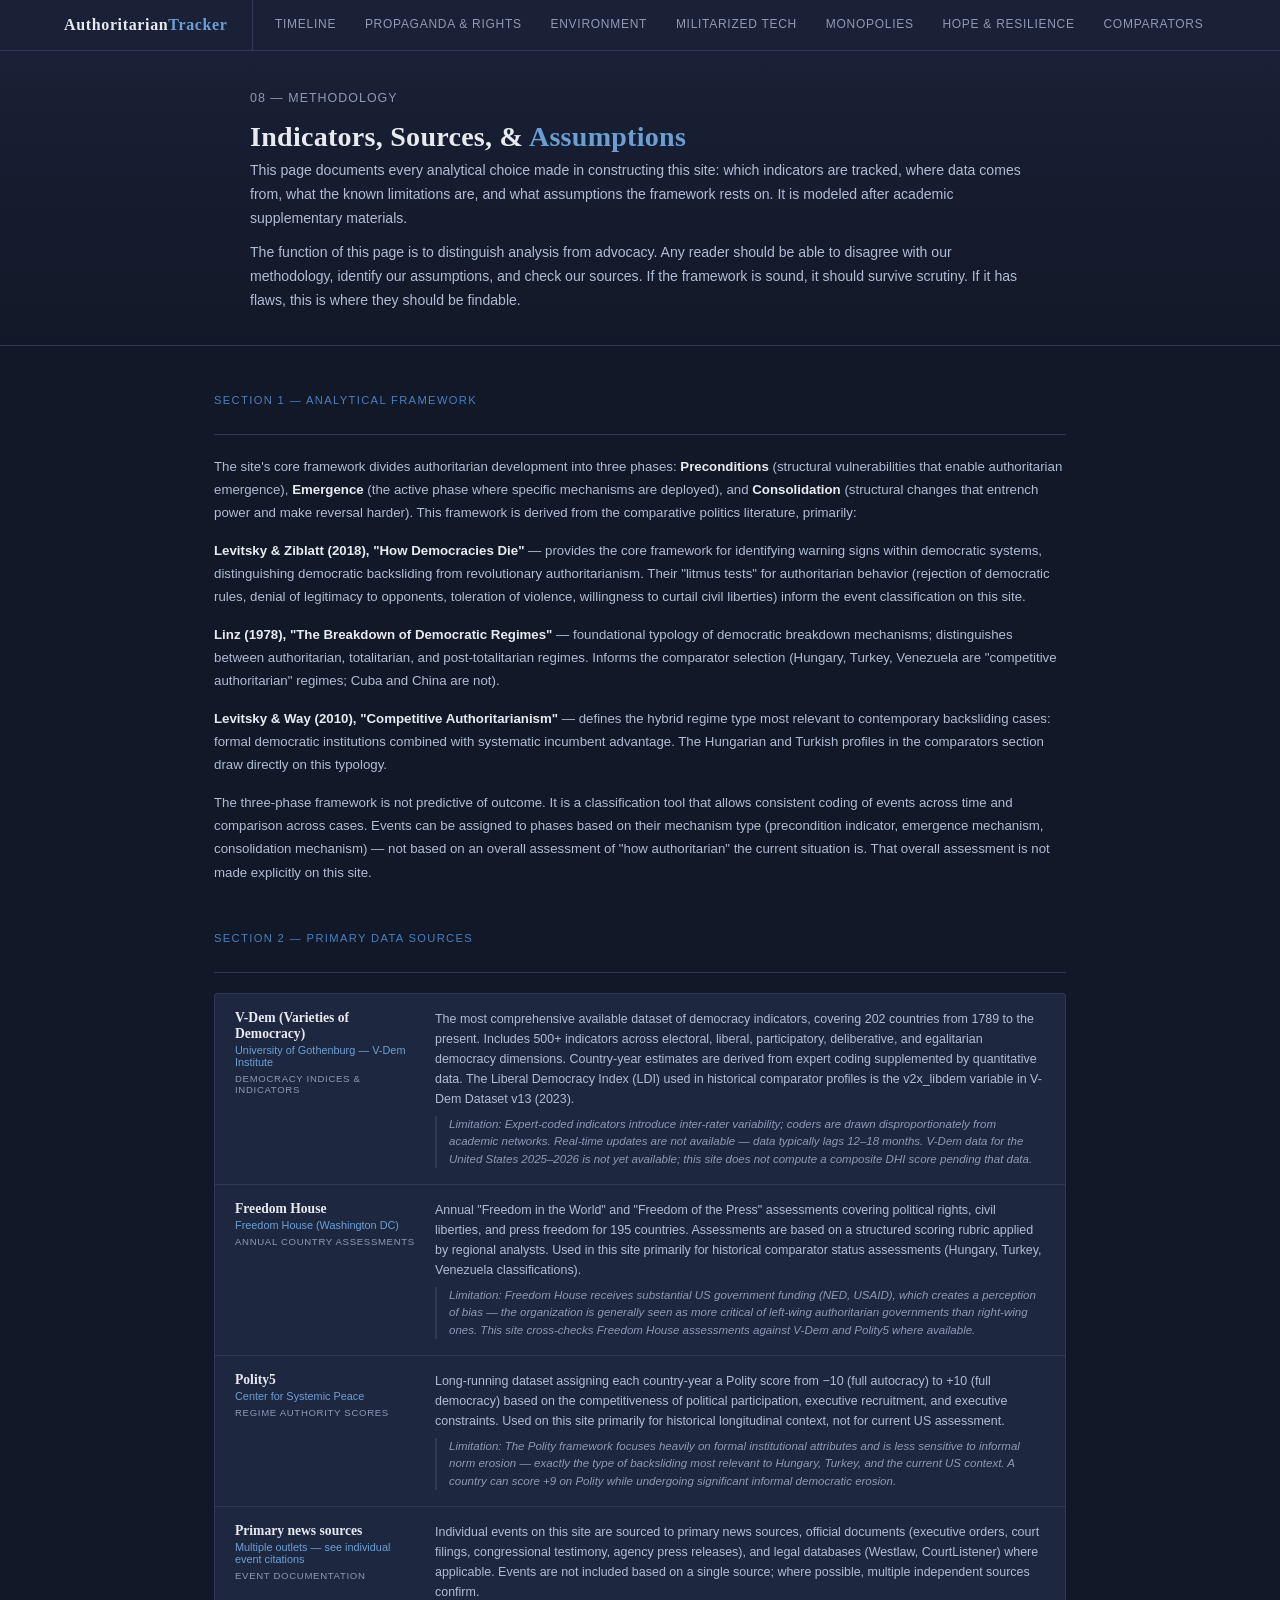
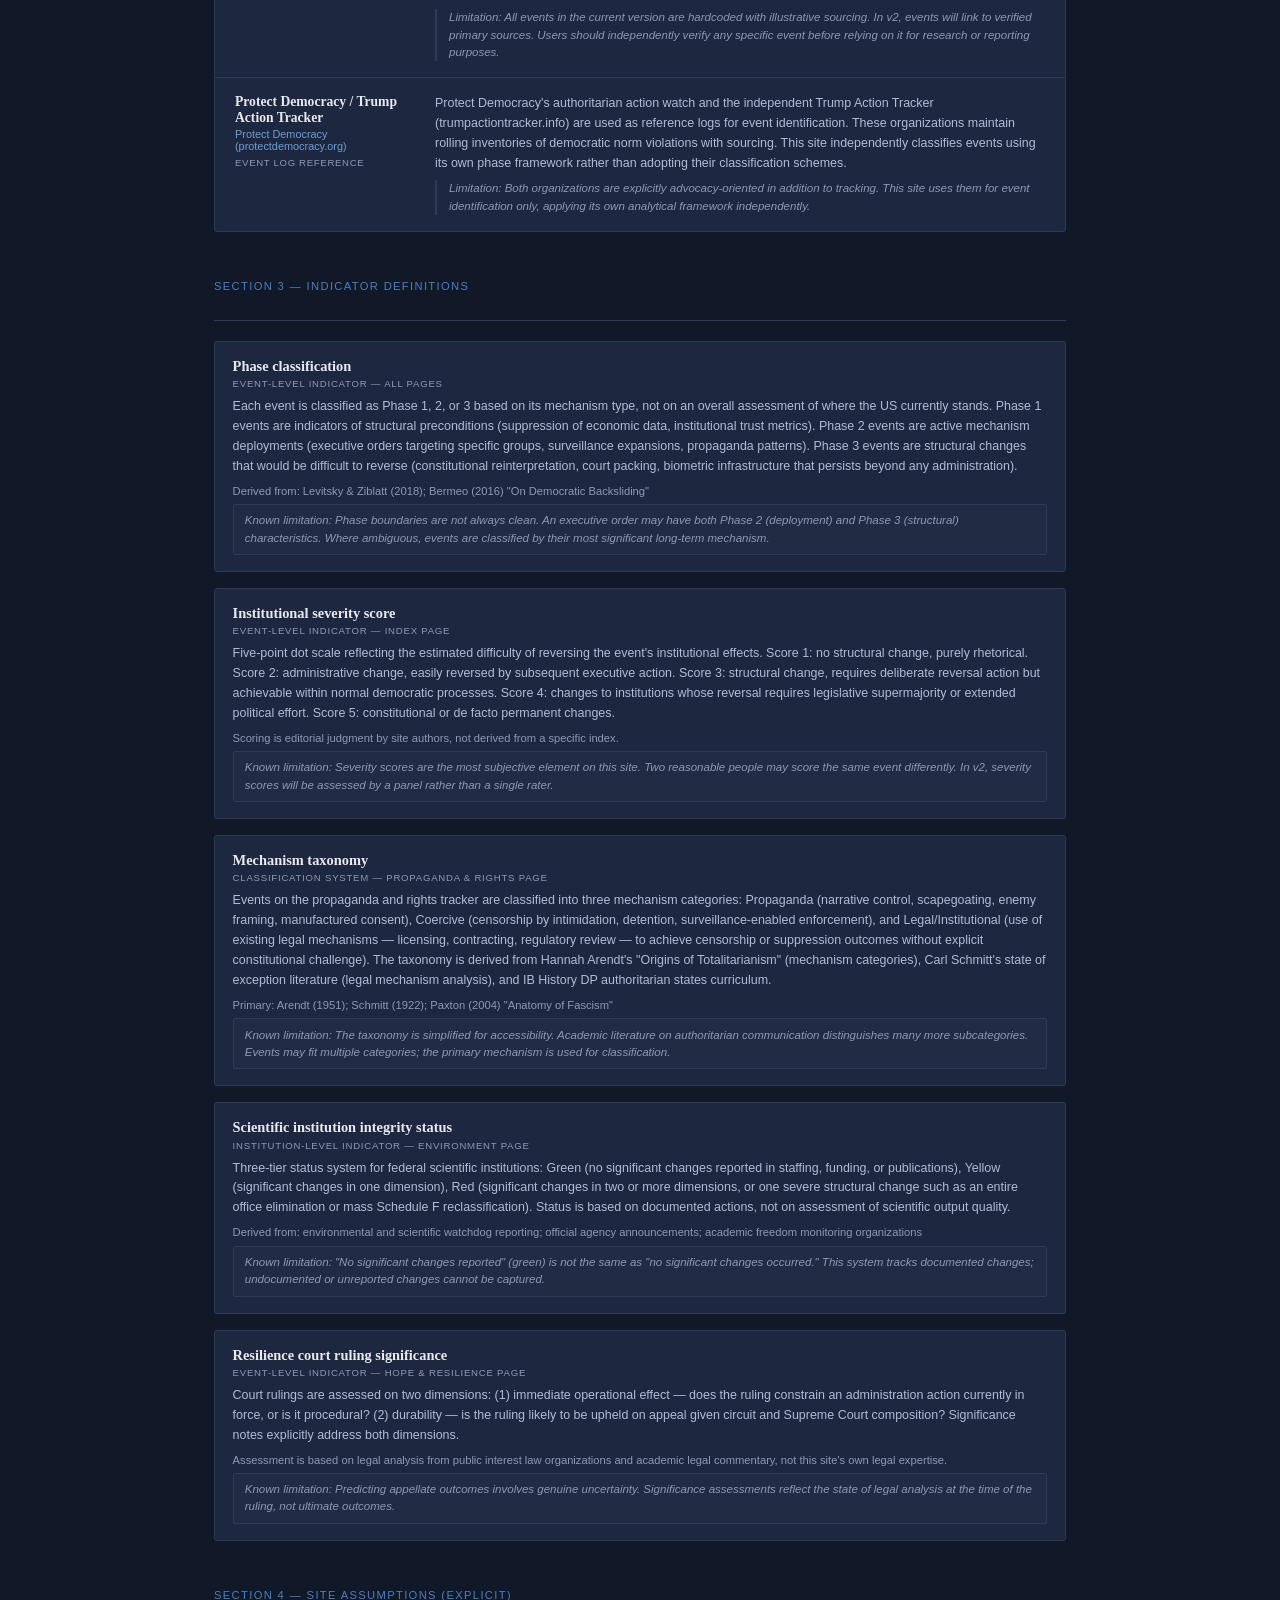
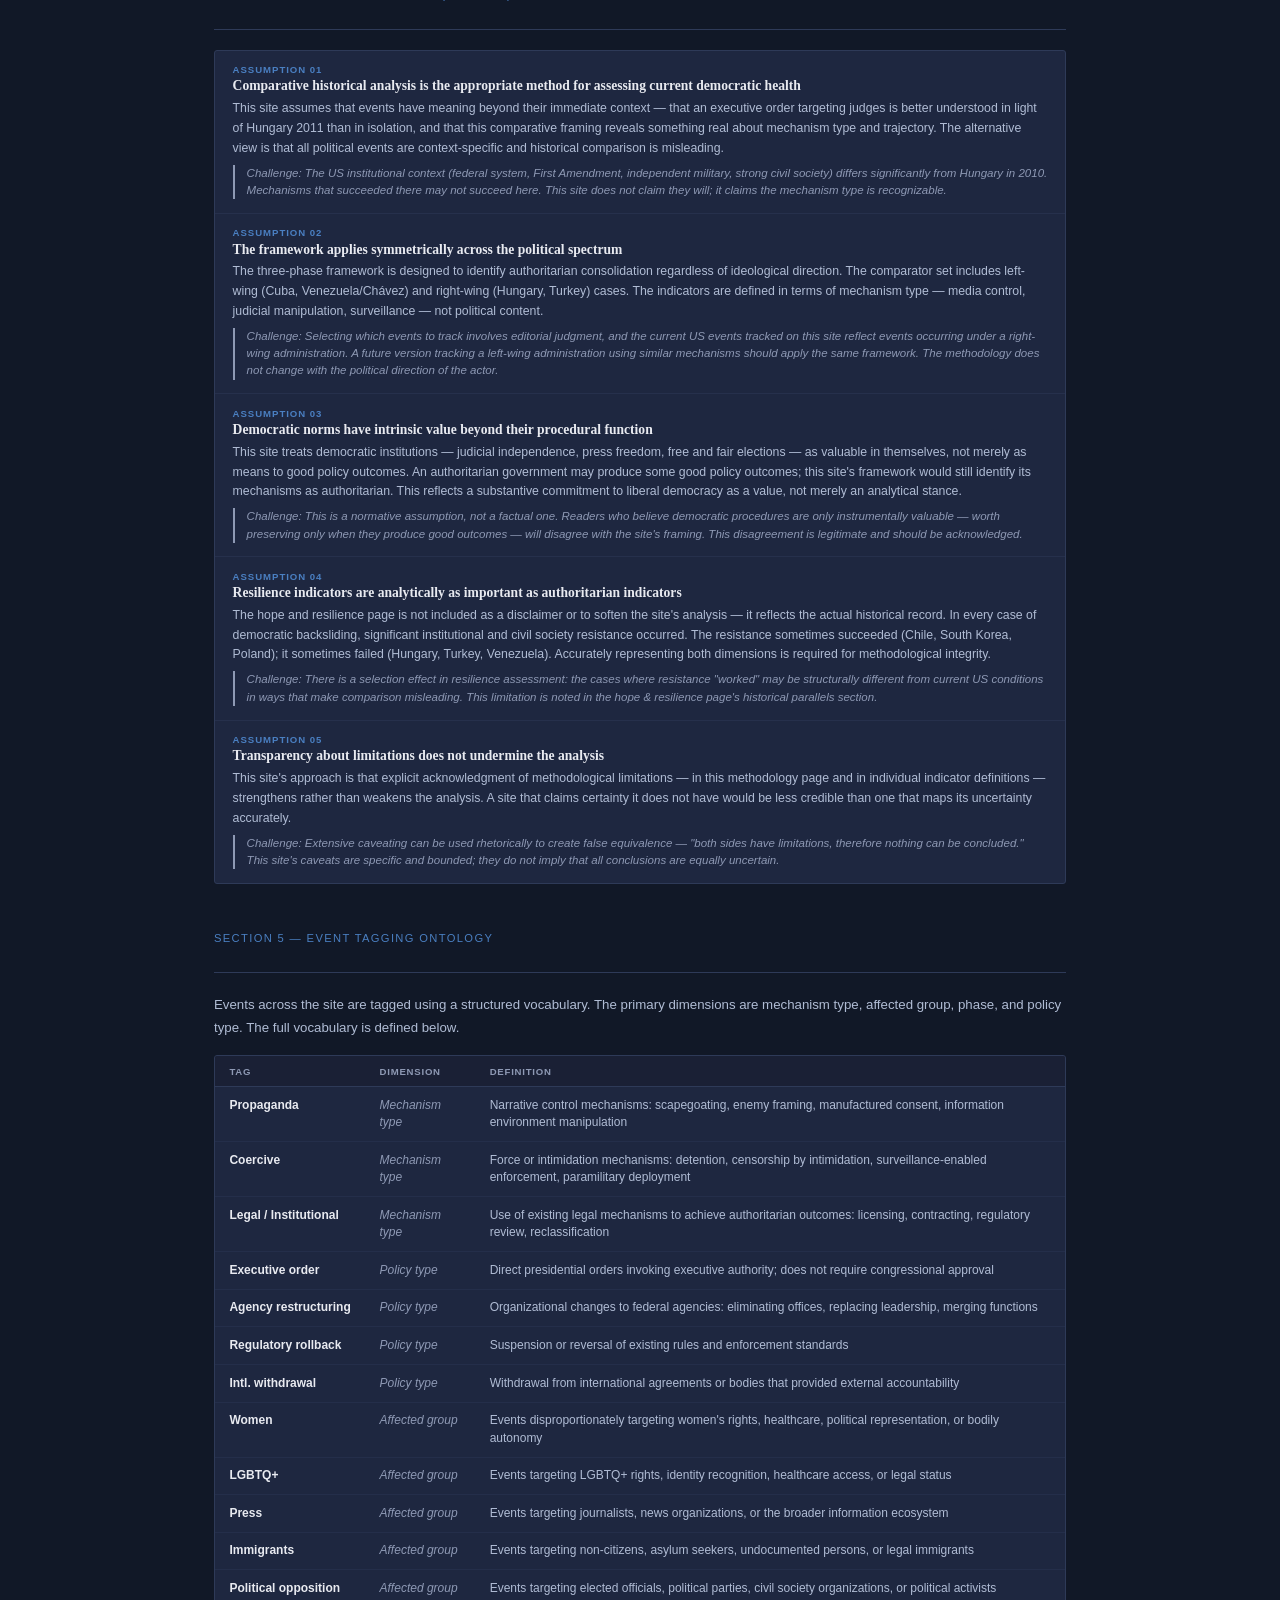
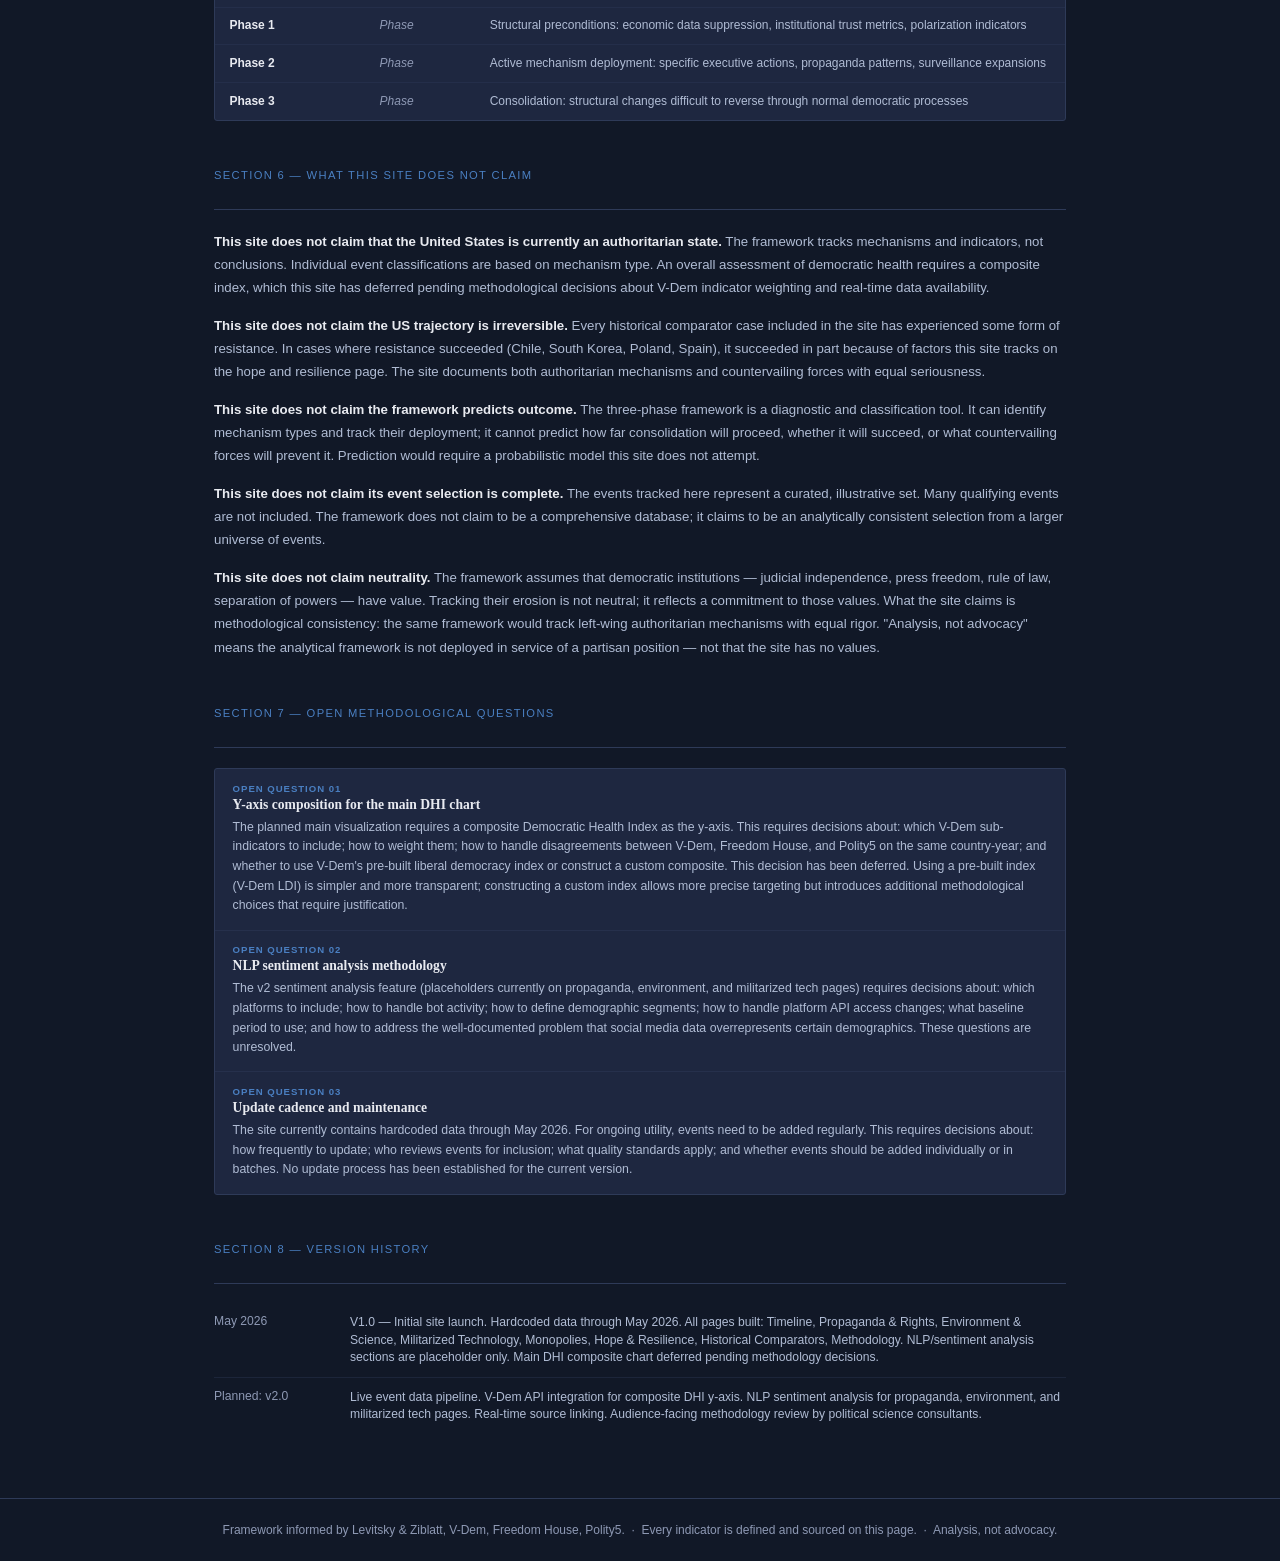
<file: methodology.html>
<!DOCTYPE html>
<html lang="en">
<head>
  <meta charset="UTF-8" />
  <meta name="viewport" content="width=device-width, initial-scale=1.0" />
  <title>Methodology — Authoritarian Tracker</title>
  <link rel="stylesheet" href="style.css" />
  <style>
    /* ── PAGE HERO ── */
    .md-hero {
      background: linear-gradient(180deg, var(--navy) 0%, var(--bg) 100%);
      border-bottom: 1px solid var(--border);
      padding: 2.5rem 1.5rem 2rem;
    }
    .md-hero-inner { max-width: 780px; margin: 0 auto; }
    .md-hero-sub {
      font-family: 'Arial', sans-serif;
      font-size: 0.78rem;
      letter-spacing: 0.08em;
      text-transform: uppercase;
      color: var(--muted);
      margin-bottom: 1rem;
    }
    .md-hero h1 { font-size: 1.75rem; font-weight: 700; letter-spacing: 0.01em; margin-bottom: 0.4rem; }
    .md-hero h1 span { color: var(--blue-light); }
    .md-hero p {
      font-family: 'Arial', sans-serif;
      font-size: 0.88rem;
      color: #b0bcd4;
      line-height: 1.7;
      margin-bottom: 0.6rem;
    }
    .md-hero p:last-child { margin-bottom: 0; }

    /* ── SECTION WRAPPER ── */
    .md-section { max-width: 900px; margin: 3rem auto 0; padding: 0 1.5rem; }
    .md-section-head { margin-bottom: 1.25rem; border-bottom: 1px solid var(--border); padding-bottom: 0.75rem; }

    /* ── PROSE BLOCK ── */
    .md-prose {
      font-family: 'Arial', sans-serif;
      font-size: 0.83rem;
      color: #b0bcd4;
      line-height: 1.75;
    }
    .md-prose p { margin-bottom: 0.9rem; }
    .md-prose p:last-child { margin-bottom: 0; }
    .md-prose strong { color: var(--text); font-weight: 600; }
    .md-prose a { color: var(--blue-light); text-decoration: none; }
    .md-prose a:hover { text-decoration: underline; }

    /* ── SOURCE CARDS ── */
    .source-grid { display: flex; flex-direction: column; gap: 1px; background: var(--border); border: 1px solid var(--border); border-radius: 3px; overflow: hidden; }
    .source-card {
      background: var(--card-bg);
      padding: 1rem 1.25rem;
      display: grid;
      grid-template-columns: 180px 1fr;
      gap: 0 1.25rem;
    }
    .source-name {
      font-size: 0.85rem;
      font-weight: 700;
      color: var(--text);
      margin-bottom: 0.15rem;
    }
    .source-org {
      font-family: 'Arial', sans-serif;
      font-size: 0.68rem;
      color: var(--blue-light);
      margin-bottom: 0.3rem;
    }
    .source-type {
      font-family: 'Arial', sans-serif;
      font-size: 0.6rem;
      letter-spacing: 0.07em;
      text-transform: uppercase;
      color: var(--muted);
    }
    .source-desc {
      font-family: 'Arial', sans-serif;
      font-size: 0.78rem;
      color: #b0bcd4;
      line-height: 1.6;
    }
    .source-limit {
      font-family: 'Arial', sans-serif;
      font-size: 0.72rem;
      color: var(--muted);
      line-height: 1.5;
      margin-top: 0.4rem;
      padding-left: 0.75rem;
      border-left: 2px solid var(--border);
      font-style: italic;
    }

    /* ── INDICATOR DEFINITIONS ── */
    .ind-def-list { display: flex; flex-direction: column; gap: 1rem; }
    .ind-def-card {
      background: var(--card-bg);
      border: 1px solid var(--border);
      border-radius: 3px;
      padding: 1rem 1.1rem;
    }
    .ind-def-name { font-size: 0.9rem; font-weight: 700; margin-bottom: 0.2rem; }
    .ind-def-type {
      font-family: 'Arial', sans-serif;
      font-size: 0.6rem;
      letter-spacing: 0.08em;
      text-transform: uppercase;
      color: var(--muted);
      margin-bottom: 0.5rem;
    }
    .ind-def-body {
      font-family: 'Arial', sans-serif;
      font-size: 0.78rem;
      color: #b0bcd4;
      line-height: 1.6;
      margin-bottom: 0.5rem;
    }
    .ind-def-source {
      font-family: 'Arial', sans-serif;
      font-size: 0.7rem;
      color: var(--muted);
    }
    .ind-def-limit {
      font-family: 'Arial', sans-serif;
      font-size: 0.72rem;
      color: var(--muted);
      line-height: 1.5;
      margin-top: 0.45rem;
      padding: 0.45rem 0.7rem;
      background: rgba(255,255,255,0.02);
      border: 1px solid var(--border);
      border-radius: 2px;
      font-style: italic;
    }

    /* ── ASSUMPTION CARDS ── */
    .assumption-list { display: flex; flex-direction: column; gap: 0; background: var(--card-bg); border: 1px solid var(--border); border-radius: 3px; overflow: hidden; }
    .assumption-item { padding: 0.85rem 1.1rem; border-bottom: 1px solid rgba(46,58,88,0.5); }
    .assumption-item:last-child { border-bottom: none; }
    .assumption-num {
      font-family: 'Arial', sans-serif;
      font-size: 0.6rem;
      letter-spacing: 0.1em;
      text-transform: uppercase;
      color: var(--blue);
      margin-bottom: 0.2rem;
      font-weight: 700;
    }
    .assumption-claim { font-size: 0.85rem; font-weight: 700; margin-bottom: 0.3rem; color: var(--text); }
    .assumption-body {
      font-family: 'Arial', sans-serif;
      font-size: 0.77rem;
      color: #b0bcd4;
      line-height: 1.6;
    }
    .assumption-counter {
      font-family: 'Arial', sans-serif;
      font-size: 0.72rem;
      color: var(--muted);
      line-height: 1.5;
      margin-top: 0.4rem;
      padding-left: 0.75rem;
      border-left: 2px solid var(--muted);
      font-style: italic;
    }

    /* ── ONTOLOGY TABLE ── */
    .ontology-wrap {
      overflow-x: auto;
      background: var(--card-bg);
      border: 1px solid var(--border);
      border-radius: 3px;
    }
    .ontology-table {
      width: 100%;
      border-collapse: collapse;
      font-family: 'Arial', sans-serif;
      font-size: 0.75rem;
    }
    .ontology-table th {
      background: var(--navy);
      color: var(--muted);
      font-size: 0.6rem;
      letter-spacing: 0.08em;
      text-transform: uppercase;
      padding: 0.6rem 0.9rem;
      text-align: left;
      border-bottom: 1px solid var(--border);
    }
    .ontology-table td {
      padding: 0.6rem 0.9rem;
      color: #b0bcd4;
      line-height: 1.45;
      border-bottom: 1px solid rgba(46,58,88,0.4);
      vertical-align: top;
    }
    .ontology-table tr:last-child td { border-bottom: none; }
    .ontology-table td:first-child { font-weight: 700; color: var(--text); white-space: nowrap; }
    .ontology-table td:nth-child(2) { color: var(--muted); font-style: italic; }

    /* ── UPDATE LOG ── */
    .update-log { display: flex; flex-direction: column; gap: 0; }
    .update-entry {
      display: grid;
      grid-template-columns: 120px 1fr;
      gap: 0 1rem;
      padding: 0.65rem 0;
      border-bottom: 1px solid rgba(46,58,88,0.4);
      font-family: 'Arial', sans-serif;
      font-size: 0.76rem;
    }
    .update-entry:last-child { border-bottom: none; }
    .update-date { color: var(--muted); }
    .update-desc { color: #b0bcd4; line-height: 1.45; }

    @media (max-width: 680px) {
      .source-card { grid-template-columns: 1fr; }
      .update-entry { grid-template-columns: 1fr; }
      .update-date { margin-bottom: 0.15rem; }
    }
  </style>
</head>
<body>

  <nav>
    <div class="nav-inner">
      <a class="nav-brand" href="index.html">Authoritarian<span>Tracker</span></a>
      <ul class="nav-links">
        <li><a href="timeline.html">Timeline</a></li>
        <li><a href="propaganda.html">Propaganda &amp; Rights</a></li>
        <li><a href="environment.html">Environment</a></li>
        <li><a href="miltech.html">Militarized Tech</a></li>
        <li><a href="monopolies.html">Monopolies</a></li>
        <li><a href="hope.html">Hope &amp; Resilience</a></li>
        <li><a href="comparators.html">Comparators</a></li>
        <li><a href="methodology.html" class="active">Methodology</a></li>
      </ul>
    </div>
  </nav>


  <!-- ══════════════════════════════════════════════════════════
       INTRODUCTION
       ══════════════════════════════════════════════════════════ -->
  <header class="md-hero">
    <div class="md-hero-inner">
      <div class="md-hero-sub">08 — Methodology</div>
      <h1>Indicators, Sources, &amp; <span>Assumptions</span></h1>
      <p>
        This page documents every analytical choice made in constructing this site: which indicators
        are tracked, where data comes from, what the known limitations are, and what assumptions
        the framework rests on. It is modeled after academic supplementary materials.
      </p>
      <p>
        The function of this page is to distinguish analysis from advocacy. Any reader should be able
        to disagree with our methodology, identify our assumptions, and check our sources. If the
        framework is sound, it should survive scrutiny. If it has flaws, this is where they should
        be findable.
      </p>
    </div>
  </header>


  <!-- ══════════════════════════════════════════════════════════
       SECTION 1 — ANALYTICAL FRAMEWORK
       ══════════════════════════════════════════════════════════ -->
  <section class="md-section">
    <div class="md-section-head">
      <p class="section-label">Section 1 — Analytical framework</p>
    </div>

    <div class="md-prose">
      <p>
        The site's core framework divides authoritarian development into three phases: <strong>Preconditions</strong>
        (structural vulnerabilities that enable authoritarian emergence), <strong>Emergence</strong>
        (the active phase where specific mechanisms are deployed), and <strong>Consolidation</strong>
        (structural changes that entrench power and make reversal harder). This framework is derived
        from the comparative politics literature, primarily:
      </p>
      <p>
        <strong>Levitsky &amp; Ziblatt (2018), "How Democracies Die"</strong> — provides the core
        framework for identifying warning signs within democratic systems, distinguishing democratic
        backsliding from revolutionary authoritarianism. Their "litmus tests" for authoritarian behavior
        (rejection of democratic rules, denial of legitimacy to opponents, toleration of violence,
        willingness to curtail civil liberties) inform the event classification on this site.
      </p>
      <p>
        <strong>Linz (1978), "The Breakdown of Democratic Regimes"</strong> — foundational typology
        of democratic breakdown mechanisms; distinguishes between authoritarian, totalitarian, and
        post-totalitarian regimes. Informs the comparator selection (Hungary, Turkey, Venezuela are
        "competitive authoritarian" regimes; Cuba and China are not).
      </p>
      <p>
        <strong>Levitsky &amp; Way (2010), "Competitive Authoritarianism"</strong> — defines the
        hybrid regime type most relevant to contemporary backsliding cases: formal democratic
        institutions combined with systematic incumbent advantage. The Hungarian and Turkish profiles
        in the comparators section draw directly on this typology.
      </p>
      <p>
        The three-phase framework is not predictive of outcome. It is a classification tool that
        allows consistent coding of events across time and comparison across cases. Events can be
        assigned to phases based on their mechanism type (precondition indicator, emergence mechanism,
        consolidation mechanism) — not based on an overall assessment of "how authoritarian" the
        current situation is. That overall assessment is not made explicitly on this site.
      </p>
    </div>
  </section>


  <!-- ══════════════════════════════════════════════════════════
       SECTION 2 — DATA SOURCES
       ══════════════════════════════════════════════════════════ -->
  <section class="md-section">
    <div class="md-section-head">
      <p class="section-label">Section 2 — Primary data sources</p>
    </div>

    <div class="source-grid">

      <div class="source-card">
        <div>
          <div class="source-name">V-Dem (Varieties of Democracy)</div>
          <div class="source-org">University of Gothenburg — V-Dem Institute</div>
          <div class="source-type">Democracy indices &amp; indicators</div>
        </div>
        <div>
          <div class="source-desc">
            The most comprehensive available dataset of democracy indicators, covering 202 countries
            from 1789 to the present. Includes 500+ indicators across electoral, liberal, participatory,
            deliberative, and egalitarian democracy dimensions. Country-year estimates are derived from
            expert coding supplemented by quantitative data. The Liberal Democracy Index (LDI) used in
            historical comparator profiles is the v2x_libdem variable in V-Dem Dataset v13 (2023).
          </div>
          <div class="source-limit">
            Limitation: Expert-coded indicators introduce inter-rater variability; coders are drawn
            disproportionately from academic networks. Real-time updates are not available — data
            typically lags 12–18 months. V-Dem data for the United States 2025–2026 is not yet
            available; this site does not compute a composite DHI score pending that data.
          </div>
        </div>
      </div>

      <div class="source-card">
        <div>
          <div class="source-name">Freedom House</div>
          <div class="source-org">Freedom House (Washington DC)</div>
          <div class="source-type">Annual country assessments</div>
        </div>
        <div>
          <div class="source-desc">
            Annual "Freedom in the World" and "Freedom of the Press" assessments covering political
            rights, civil liberties, and press freedom for 195 countries. Assessments are based on
            a structured scoring rubric applied by regional analysts. Used in this site primarily
            for historical comparator status assessments (Hungary, Turkey, Venezuela classifications).
          </div>
          <div class="source-limit">
            Limitation: Freedom House receives substantial US government funding (NED, USAID), which
            creates a perception of bias — the organization is generally seen as more critical of
            left-wing authoritarian governments than right-wing ones. This site cross-checks Freedom
            House assessments against V-Dem and Polity5 where available.
          </div>
        </div>
      </div>

      <div class="source-card">
        <div>
          <div class="source-name">Polity5</div>
          <div class="source-org">Center for Systemic Peace</div>
          <div class="source-type">Regime authority scores</div>
        </div>
        <div>
          <div class="source-desc">
            Long-running dataset assigning each country-year a Polity score from −10 (full autocracy)
            to +10 (full democracy) based on the competitiveness of political participation, executive
            recruitment, and executive constraints. Used on this site primarily for historical
            longitudinal context, not for current US assessment.
          </div>
          <div class="source-limit">
            Limitation: The Polity framework focuses heavily on formal institutional attributes and
            is less sensitive to informal norm erosion — exactly the type of backsliding most relevant
            to Hungary, Turkey, and the current US context. A country can score +9 on Polity while
            undergoing significant informal democratic erosion.
          </div>
        </div>
      </div>

      <div class="source-card">
        <div>
          <div class="source-name">Primary news sources</div>
          <div class="source-org">Multiple outlets — see individual event citations</div>
          <div class="source-type">Event documentation</div>
        </div>
        <div>
          <div class="source-desc">
            Individual events on this site are sourced to primary news sources, official documents
            (executive orders, court filings, congressional testimony, agency press releases), and
            legal databases (Westlaw, CourtListener) where applicable. Events are not included based
            on a single source; where possible, multiple independent sources confirm.
          </div>
          <div class="source-limit">
            Limitation: All events in the current version are hardcoded with illustrative sourcing.
            In v2, events will link to verified primary sources. Users should independently verify
            any specific event before relying on it for research or reporting purposes.
          </div>
        </div>
      </div>

      <div class="source-card">
        <div>
          <div class="source-name">Protect Democracy / Trump Action Tracker</div>
          <div class="source-org">Protect Democracy (protectdemocracy.org)</div>
          <div class="source-type">Event log reference</div>
        </div>
        <div>
          <div class="source-desc">
            Protect Democracy's authoritarian action watch and the independent Trump Action Tracker
            (trumpactiontracker.info) are used as reference logs for event identification. These
            organizations maintain rolling inventories of democratic norm violations with sourcing.
            This site independently classifies events using its own phase framework rather than
            adopting their classification schemes.
          </div>
          <div class="source-limit">
            Limitation: Both organizations are explicitly advocacy-oriented in addition to tracking.
            This site uses them for event identification only, applying its own analytical framework
            independently.
          </div>
        </div>
      </div>

    </div>
  </section>


  <!-- ══════════════════════════════════════════════════════════
       SECTION 3 — INDICATOR DEFINITIONS
       ══════════════════════════════════════════════════════════ -->
  <section class="md-section">
    <div class="md-section-head">
      <p class="section-label">Section 3 — Indicator definitions</p>
    </div>

    <div class="ind-def-list">

      <div class="ind-def-card">
        <div class="ind-def-name">Phase classification</div>
        <div class="ind-def-type">Event-level indicator — all pages</div>
        <div class="ind-def-body">
          Each event is classified as Phase 1, 2, or 3 based on its mechanism type, not on an overall
          assessment of where the US currently stands. Phase 1 events are indicators of structural
          preconditions (suppression of economic data, institutional trust metrics). Phase 2 events
          are active mechanism deployments (executive orders targeting specific groups, surveillance
          expansions, propaganda patterns). Phase 3 events are structural changes that would be
          difficult to reverse (constitutional reinterpretation, court packing, biometric infrastructure
          that persists beyond any administration).
        </div>
        <div class="ind-def-source">Derived from: Levitsky &amp; Ziblatt (2018); Bermeo (2016) "On Democratic Backsliding"</div>
        <div class="ind-def-limit">
          Known limitation: Phase boundaries are not always clean. An executive order may have both
          Phase 2 (deployment) and Phase 3 (structural) characteristics. Where ambiguous, events are
          classified by their most significant long-term mechanism.
        </div>
      </div>

      <div class="ind-def-card">
        <div class="ind-def-name">Institutional severity score</div>
        <div class="ind-def-type">Event-level indicator — index page</div>
        <div class="ind-def-body">
          Five-point dot scale reflecting the estimated difficulty of reversing the event's institutional
          effects. Score 1: no structural change, purely rhetorical. Score 2: administrative change,
          easily reversed by subsequent executive action. Score 3: structural change, requires deliberate
          reversal action but achievable within normal democratic processes. Score 4: changes to
          institutions whose reversal requires legislative supermajority or extended political effort.
          Score 5: constitutional or de facto permanent changes.
        </div>
        <div class="ind-def-source">Scoring is editorial judgment by site authors, not derived from a specific index.</div>
        <div class="ind-def-limit">
          Known limitation: Severity scores are the most subjective element on this site. Two reasonable
          people may score the same event differently. In v2, severity scores will be assessed by a
          panel rather than a single rater.
        </div>
      </div>

      <div class="ind-def-card">
        <div class="ind-def-name">Mechanism taxonomy</div>
        <div class="ind-def-type">Classification system — propaganda &amp; rights page</div>
        <div class="ind-def-body">
          Events on the propaganda and rights tracker are classified into three mechanism categories:
          Propaganda (narrative control, scapegoating, enemy framing, manufactured consent),
          Coercive (censorship by intimidation, detention, surveillance-enabled enforcement), and
          Legal/Institutional (use of existing legal mechanisms — licensing, contracting, regulatory
          review — to achieve censorship or suppression outcomes without explicit constitutional
          challenge). The taxonomy is derived from Hannah Arendt's "Origins of Totalitarianism"
          (mechanism categories), Carl Schmitt's state of exception literature (legal mechanism
          analysis), and IB History DP authoritarian states curriculum.
        </div>
        <div class="ind-def-source">Primary: Arendt (1951); Schmitt (1922); Paxton (2004) "Anatomy of Fascism"</div>
        <div class="ind-def-limit">
          Known limitation: The taxonomy is simplified for accessibility. Academic literature on
          authoritarian communication distinguishes many more subcategories. Events may fit multiple
          categories; the primary mechanism is used for classification.
        </div>
      </div>

      <div class="ind-def-card">
        <div class="ind-def-name">Scientific institution integrity status</div>
        <div class="ind-def-type">Institution-level indicator — environment page</div>
        <div class="ind-def-body">
          Three-tier status system for federal scientific institutions: Green (no significant changes
          reported in staffing, funding, or publications), Yellow (significant changes in one dimension),
          Red (significant changes in two or more dimensions, or one severe structural change such as
          an entire office elimination or mass Schedule F reclassification). Status is based on
          documented actions, not on assessment of scientific output quality.
        </div>
        <div class="ind-def-source">Derived from: environmental and scientific watchdog reporting; official agency announcements; academic freedom monitoring organizations</div>
        <div class="ind-def-limit">
          Known limitation: "No significant changes reported" (green) is not the same as "no significant
          changes occurred." This system tracks documented changes; undocumented or unreported changes
          cannot be captured.
        </div>
      </div>

      <div class="ind-def-card">
        <div class="ind-def-name">Resilience court ruling significance</div>
        <div class="ind-def-type">Event-level indicator — hope &amp; resilience page</div>
        <div class="ind-def-body">
          Court rulings are assessed on two dimensions: (1) immediate operational effect — does the
          ruling constrain an administration action currently in force, or is it procedural? (2)
          durability — is the ruling likely to be upheld on appeal given circuit and Supreme Court
          composition? Significance notes explicitly address both dimensions.
        </div>
        <div class="ind-def-source">Assessment is based on legal analysis from public interest law organizations and academic legal commentary, not this site's own legal expertise.</div>
        <div class="ind-def-limit">
          Known limitation: Predicting appellate outcomes involves genuine uncertainty. Significance
          assessments reflect the state of legal analysis at the time of the ruling, not ultimate outcomes.
        </div>
      </div>

    </div>
  </section>


  <!-- ══════════════════════════════════════════════════════════
       SECTION 4 — SITE ASSUMPTIONS
       ══════════════════════════════════════════════════════════ -->
  <section class="md-section">
    <div class="md-section-head">
      <p class="section-label">Section 4 — Site assumptions (explicit)</p>
    </div>

    <div class="assumption-list">

      <div class="assumption-item">
        <div class="assumption-num">Assumption 01</div>
        <div class="assumption-claim">Comparative historical analysis is the appropriate method for assessing current democratic health</div>
        <div class="assumption-body">
          This site assumes that events have meaning beyond their immediate context — that an executive
          order targeting judges is better understood in light of Hungary 2011 than in isolation, and
          that this comparative framing reveals something real about mechanism type and trajectory. The
          alternative view is that all political events are context-specific and historical comparison
          is misleading.
        </div>
        <div class="assumption-counter">
          Challenge: The US institutional context (federal system, First Amendment, independent military,
          strong civil society) differs significantly from Hungary in 2010. Mechanisms that succeeded
          there may not succeed here. This site does not claim they will; it claims the mechanism type
          is recognizable.
        </div>
      </div>

      <div class="assumption-item">
        <div class="assumption-num">Assumption 02</div>
        <div class="assumption-claim">The framework applies symmetrically across the political spectrum</div>
        <div class="assumption-body">
          The three-phase framework is designed to identify authoritarian consolidation regardless of
          ideological direction. The comparator set includes left-wing (Cuba, Venezuela/Chávez) and
          right-wing (Hungary, Turkey) cases. The indicators are defined in terms of mechanism type
          — media control, judicial manipulation, surveillance — not political content.
        </div>
        <div class="assumption-counter">
          Challenge: Selecting which events to track involves editorial judgment, and the current US
          events tracked on this site reflect events occurring under a right-wing administration. A
          future version tracking a left-wing administration using similar mechanisms should apply
          the same framework. The methodology does not change with the political direction of the actor.
        </div>
      </div>

      <div class="assumption-item">
        <div class="assumption-num">Assumption 03</div>
        <div class="assumption-claim">Democratic norms have intrinsic value beyond their procedural function</div>
        <div class="assumption-body">
          This site treats democratic institutions — judicial independence, press freedom, free and fair
          elections — as valuable in themselves, not merely as means to good policy outcomes. An
          authoritarian government may produce some good policy outcomes; this site's framework would
          still identify its mechanisms as authoritarian. This reflects a substantive commitment to
          liberal democracy as a value, not merely an analytical stance.
        </div>
        <div class="assumption-counter">
          Challenge: This is a normative assumption, not a factual one. Readers who believe democratic
          procedures are only instrumentally valuable — worth preserving only when they produce good
          outcomes — will disagree with the site's framing. This disagreement is legitimate and should
          be acknowledged.
        </div>
      </div>

      <div class="assumption-item">
        <div class="assumption-num">Assumption 04</div>
        <div class="assumption-claim">Resilience indicators are analytically as important as authoritarian indicators</div>
        <div class="assumption-body">
          The hope and resilience page is not included as a disclaimer or to soften the site's analysis —
          it reflects the actual historical record. In every case of democratic backsliding, significant
          institutional and civil society resistance occurred. The resistance sometimes succeeded
          (Chile, South Korea, Poland); it sometimes failed (Hungary, Turkey, Venezuela). Accurately
          representing both dimensions is required for methodological integrity.
        </div>
        <div class="assumption-counter">
          Challenge: There is a selection effect in resilience assessment: the cases where resistance
          "worked" may be structurally different from current US conditions in ways that make comparison
          misleading. This limitation is noted in the hope &amp; resilience page's historical parallels section.
        </div>
      </div>

      <div class="assumption-item">
        <div class="assumption-num">Assumption 05</div>
        <div class="assumption-claim">Transparency about limitations does not undermine the analysis</div>
        <div class="assumption-body">
          This site's approach is that explicit acknowledgment of methodological limitations — in this
          methodology page and in individual indicator definitions — strengthens rather than weakens
          the analysis. A site that claims certainty it does not have would be less credible than one
          that maps its uncertainty accurately.
        </div>
        <div class="assumption-counter">
          Challenge: Extensive caveating can be used rhetorically to create false equivalence — "both
          sides have limitations, therefore nothing can be concluded." This site's caveats are specific
          and bounded; they do not imply that all conclusions are equally uncertain.
        </div>
      </div>

    </div>
  </section>


  <!-- ══════════════════════════════════════════════════════════
       SECTION 5 — TAGGING ONTOLOGY
       ══════════════════════════════════════════════════════════ -->
  <section class="md-section">
    <div class="md-section-head">
      <p class="section-label">Section 5 — Event tagging ontology</p>
    </div>

    <div class="md-prose" style="margin-bottom:1rem">
      <p>Events across the site are tagged using a structured vocabulary. The primary dimensions are mechanism type, affected group, phase, and policy type. The full vocabulary is defined below.</p>
    </div>

    <div class="ontology-wrap">
      <table class="ontology-table">
        <thead>
          <tr>
            <th>Tag</th>
            <th>Dimension</th>
            <th>Definition</th>
          </tr>
        </thead>
        <tbody>
          <tr>
            <td>Propaganda</td>
            <td>Mechanism type</td>
            <td>Narrative control mechanisms: scapegoating, enemy framing, manufactured consent, information environment manipulation</td>
          </tr>
          <tr>
            <td>Coercive</td>
            <td>Mechanism type</td>
            <td>Force or intimidation mechanisms: detention, censorship by intimidation, surveillance-enabled enforcement, paramilitary deployment</td>
          </tr>
          <tr>
            <td>Legal / Institutional</td>
            <td>Mechanism type</td>
            <td>Use of existing legal mechanisms to achieve authoritarian outcomes: licensing, contracting, regulatory review, reclassification</td>
          </tr>
          <tr>
            <td>Executive order</td>
            <td>Policy type</td>
            <td>Direct presidential orders invoking executive authority; does not require congressional approval</td>
          </tr>
          <tr>
            <td>Agency restructuring</td>
            <td>Policy type</td>
            <td>Organizational changes to federal agencies: eliminating offices, replacing leadership, merging functions</td>
          </tr>
          <tr>
            <td>Regulatory rollback</td>
            <td>Policy type</td>
            <td>Suspension or reversal of existing rules and enforcement standards</td>
          </tr>
          <tr>
            <td>Intl. withdrawal</td>
            <td>Policy type</td>
            <td>Withdrawal from international agreements or bodies that provided external accountability</td>
          </tr>
          <tr>
            <td>Women</td>
            <td>Affected group</td>
            <td>Events disproportionately targeting women's rights, healthcare, political representation, or bodily autonomy</td>
          </tr>
          <tr>
            <td>LGBTQ+</td>
            <td>Affected group</td>
            <td>Events targeting LGBTQ+ rights, identity recognition, healthcare access, or legal status</td>
          </tr>
          <tr>
            <td>Press</td>
            <td>Affected group</td>
            <td>Events targeting journalists, news organizations, or the broader information ecosystem</td>
          </tr>
          <tr>
            <td>Immigrants</td>
            <td>Affected group</td>
            <td>Events targeting non-citizens, asylum seekers, undocumented persons, or legal immigrants</td>
          </tr>
          <tr>
            <td>Political opposition</td>
            <td>Affected group</td>
            <td>Events targeting elected officials, political parties, civil society organizations, or political activists</td>
          </tr>
          <tr>
            <td>Phase 1</td>
            <td>Phase</td>
            <td>Structural preconditions: economic data suppression, institutional trust metrics, polarization indicators</td>
          </tr>
          <tr>
            <td>Phase 2</td>
            <td>Phase</td>
            <td>Active mechanism deployment: specific executive actions, propaganda patterns, surveillance expansions</td>
          </tr>
          <tr>
            <td>Phase 3</td>
            <td>Phase</td>
            <td>Consolidation: structural changes difficult to reverse through normal democratic processes</td>
          </tr>
        </tbody>
      </table>
    </div>
  </section>


  <!-- ══════════════════════════════════════════════════════════
       SECTION 6 — WHAT THIS SITE DOES NOT CLAIM
       ══════════════════════════════════════════════════════════ -->
  <section class="md-section">
    <div class="md-section-head">
      <p class="section-label">Section 6 — What this site does not claim</p>
    </div>

    <div class="md-prose">
      <p><strong>This site does not claim that the United States is currently an authoritarian state.</strong>
      The framework tracks mechanisms and indicators, not conclusions. Individual event classifications
      are based on mechanism type. An overall assessment of democratic health requires a composite
      index, which this site has deferred pending methodological decisions about V-Dem indicator
      weighting and real-time data availability.</p>

      <p><strong>This site does not claim the US trajectory is irreversible.</strong>
      Every historical comparator case included in the site has experienced some form of resistance.
      In cases where resistance succeeded (Chile, South Korea, Poland, Spain), it succeeded in part
      because of factors this site tracks on the hope and resilience page. The site documents both
      authoritarian mechanisms and countervailing forces with equal seriousness.</p>

      <p><strong>This site does not claim the framework predicts outcome.</strong>
      The three-phase framework is a diagnostic and classification tool. It can identify mechanism
      types and track their deployment; it cannot predict how far consolidation will proceed, whether
      it will succeed, or what countervailing forces will prevent it. Prediction would require a
      probabilistic model this site does not attempt.</p>

      <p><strong>This site does not claim its event selection is complete.</strong>
      The events tracked here represent a curated, illustrative set. Many qualifying events are not
      included. The framework does not claim to be a comprehensive database; it claims to be an
      analytically consistent selection from a larger universe of events.</p>

      <p><strong>This site does not claim neutrality.</strong>
      The framework assumes that democratic institutions — judicial independence, press freedom,
      rule of law, separation of powers — have value. Tracking their erosion is not neutral; it
      reflects a commitment to those values. What the site claims is methodological consistency:
      the same framework would track left-wing authoritarian mechanisms with equal rigor.
      "Analysis, not advocacy" means the analytical framework is not deployed in service of a
      partisan position — not that the site has no values.</p>
    </div>
  </section>


  <!-- ══════════════════════════════════════════════════════════
       SECTION 7 — OPEN QUESTIONS
       ══════════════════════════════════════════════════════════ -->
  <section class="md-section">
    <div class="md-section-head">
      <p class="section-label">Section 7 — Open methodological questions</p>
    </div>

    <div class="assumption-list">

      <div class="assumption-item">
        <div class="assumption-num">Open question 01</div>
        <div class="assumption-claim">Y-axis composition for the main DHI chart</div>
        <div class="assumption-body">
          The planned main visualization requires a composite Democratic Health Index as the y-axis.
          This requires decisions about: which V-Dem sub-indicators to include; how to weight them;
          how to handle disagreements between V-Dem, Freedom House, and Polity5 on the same
          country-year; and whether to use V-Dem's pre-built liberal democracy index or construct
          a custom composite. This decision has been deferred. Using a pre-built index (V-Dem LDI)
          is simpler and more transparent; constructing a custom index allows more precise targeting
          but introduces additional methodological choices that require justification.
        </div>
      </div>

      <div class="assumption-item">
        <div class="assumption-num">Open question 02</div>
        <div class="assumption-claim">NLP sentiment analysis methodology</div>
        <div class="assumption-body">
          The v2 sentiment analysis feature (placeholders currently on propaganda, environment,
          and militarized tech pages) requires decisions about: which platforms to include;
          how to handle bot activity; how to define demographic segments; how to handle platform
          API access changes; what baseline period to use; and how to address the well-documented
          problem that social media data overrepresents certain demographics. These questions
          are unresolved.
        </div>
      </div>

      <div class="assumption-item">
        <div class="assumption-num">Open question 03</div>
        <div class="assumption-claim">Update cadence and maintenance</div>
        <div class="assumption-body">
          The site currently contains hardcoded data through May 2026. For ongoing utility,
          events need to be added regularly. This requires decisions about: how frequently to
          update; who reviews events for inclusion; what quality standards apply; and whether
          events should be added individually or in batches. No update process has been
          established for the current version.
        </div>
      </div>

    </div>
  </section>


  <!-- ══════════════════════════════════════════════════════════
       SECTION 8 — VERSION HISTORY
       ══════════════════════════════════════════════════════════ -->
  <section class="md-section" style="margin-bottom:3rem">
    <div class="md-section-head">
      <p class="section-label">Section 8 — Version history</p>
    </div>

    <div class="update-log">
      <div class="update-entry">
        <div class="update-date">May 2026</div>
        <div class="update-desc">V1.0 — Initial site launch. Hardcoded data through May 2026. All pages built: Timeline, Propaganda &amp; Rights, Environment &amp; Science, Militarized Technology, Monopolies, Hope &amp; Resilience, Historical Comparators, Methodology. NLP/sentiment analysis sections are placeholder only. Main DHI composite chart deferred pending methodology decisions.</div>
      </div>
      <div class="update-entry">
        <div class="update-date">Planned: v2.0</div>
        <div class="update-desc">Live event data pipeline. V-Dem API integration for composite DHI y-axis. NLP sentiment analysis for propaganda, environment, and militarized tech pages. Real-time source linking. Audience-facing methodology review by political science consultants.</div>
      </div>
    </div>
  </section>


  <footer>
    Framework informed by Levitsky &amp; Ziblatt, V-Dem, Freedom House, Polity5. &nbsp;·&nbsp;
    Every indicator is defined and sourced on this page. &nbsp;·&nbsp;
    Analysis, not advocacy.
  </footer>

</body>
</html>
</file>
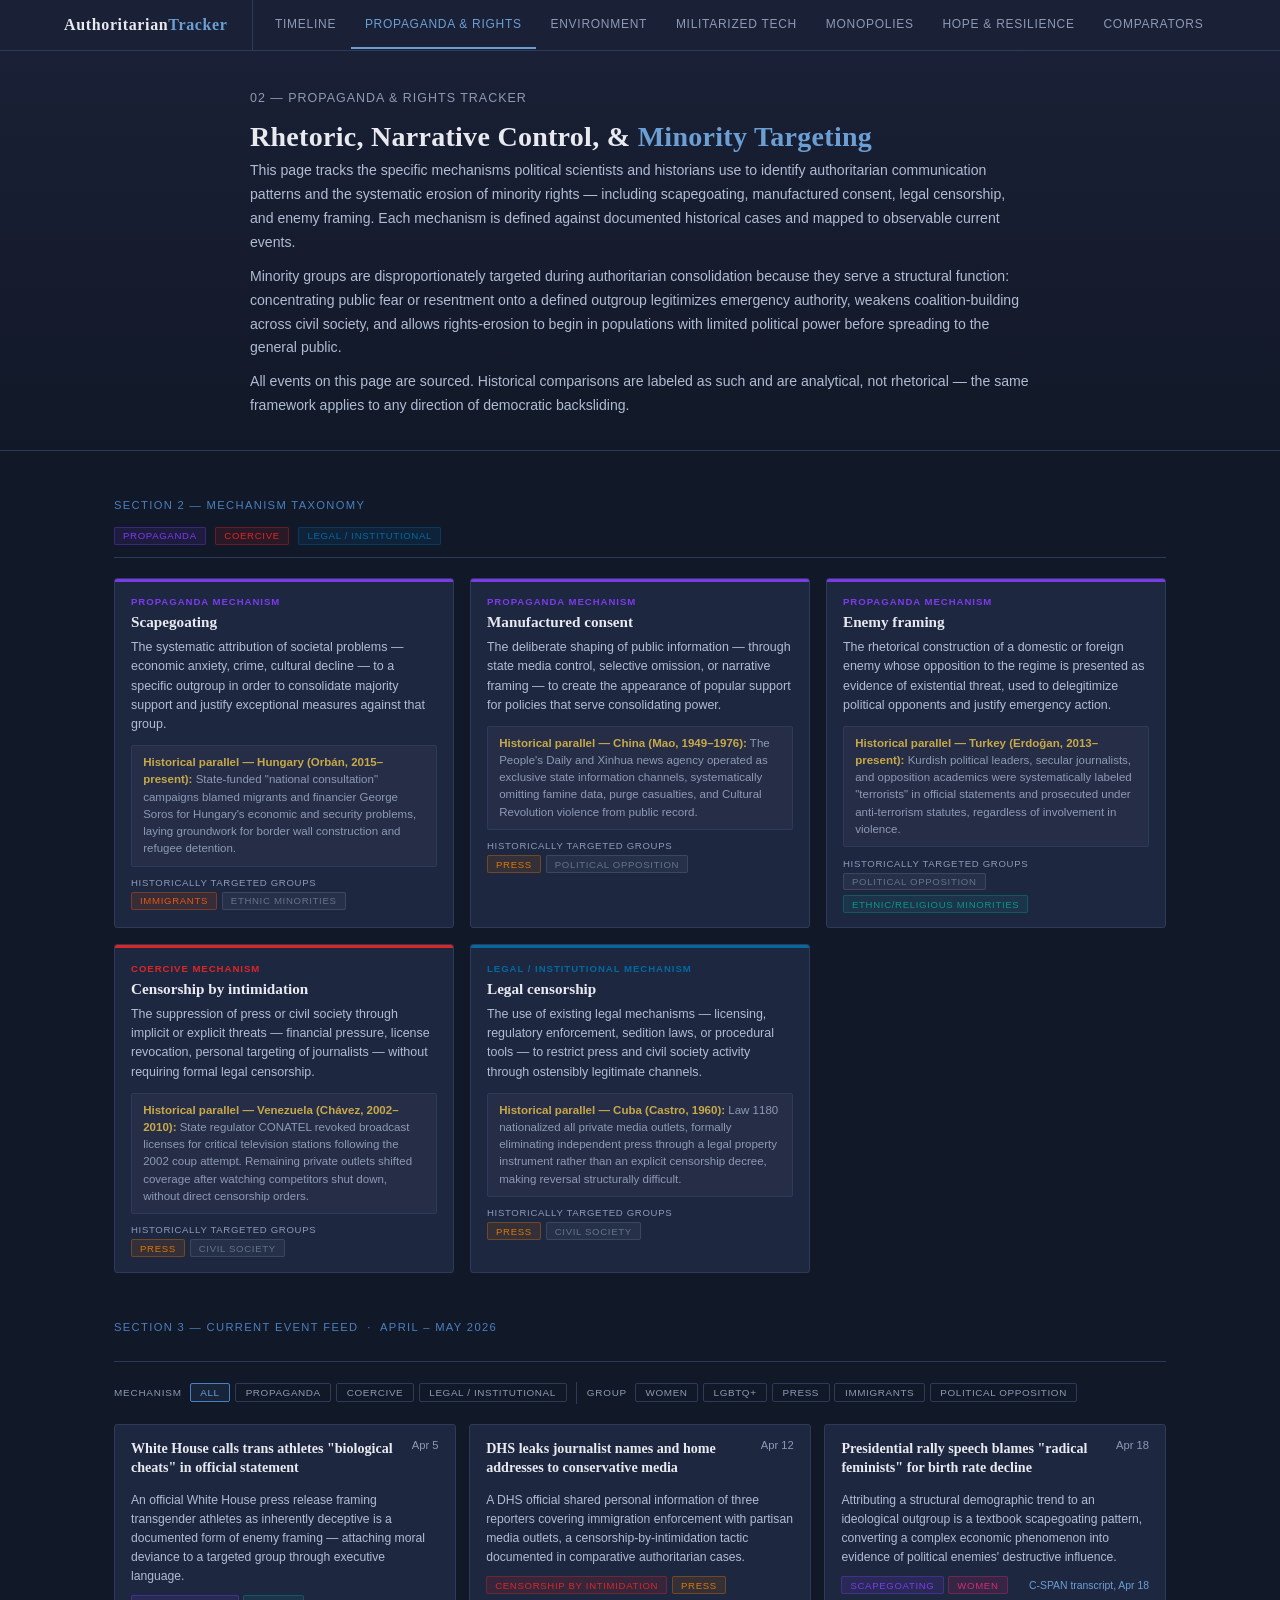
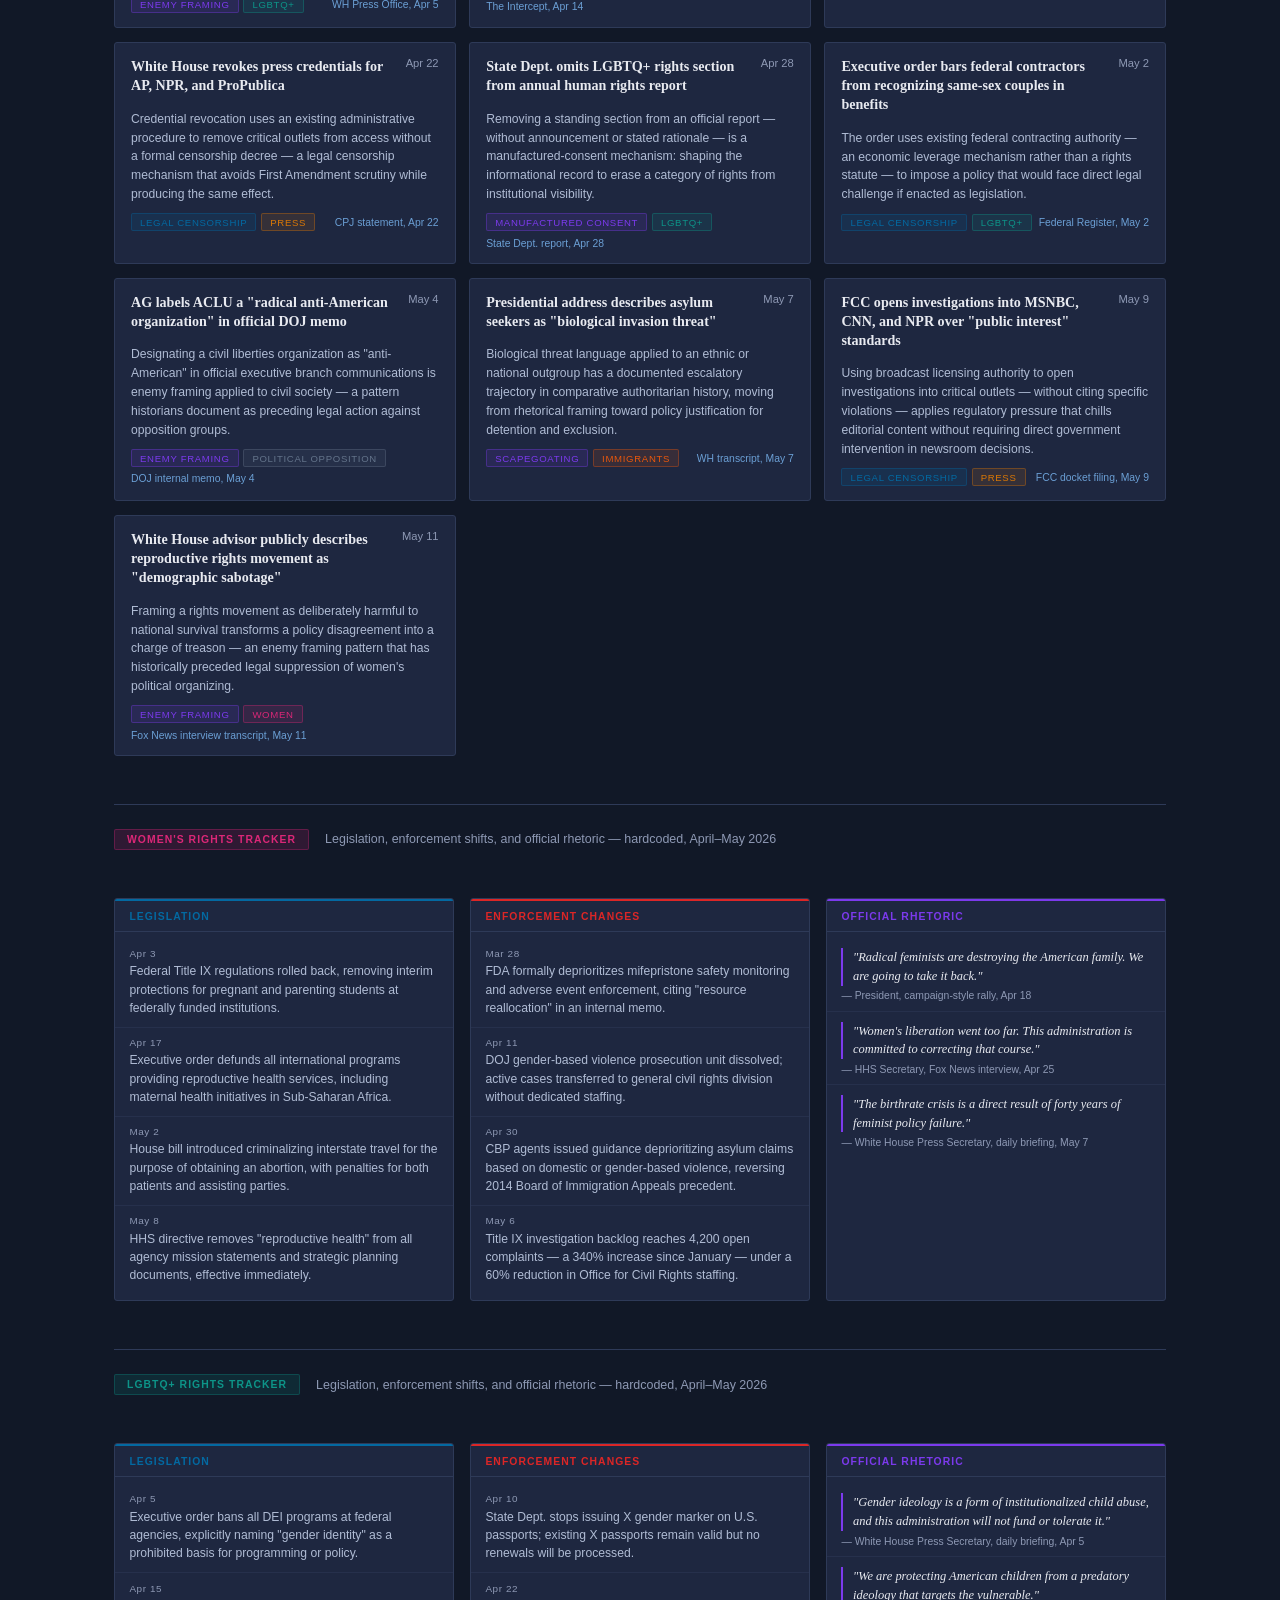
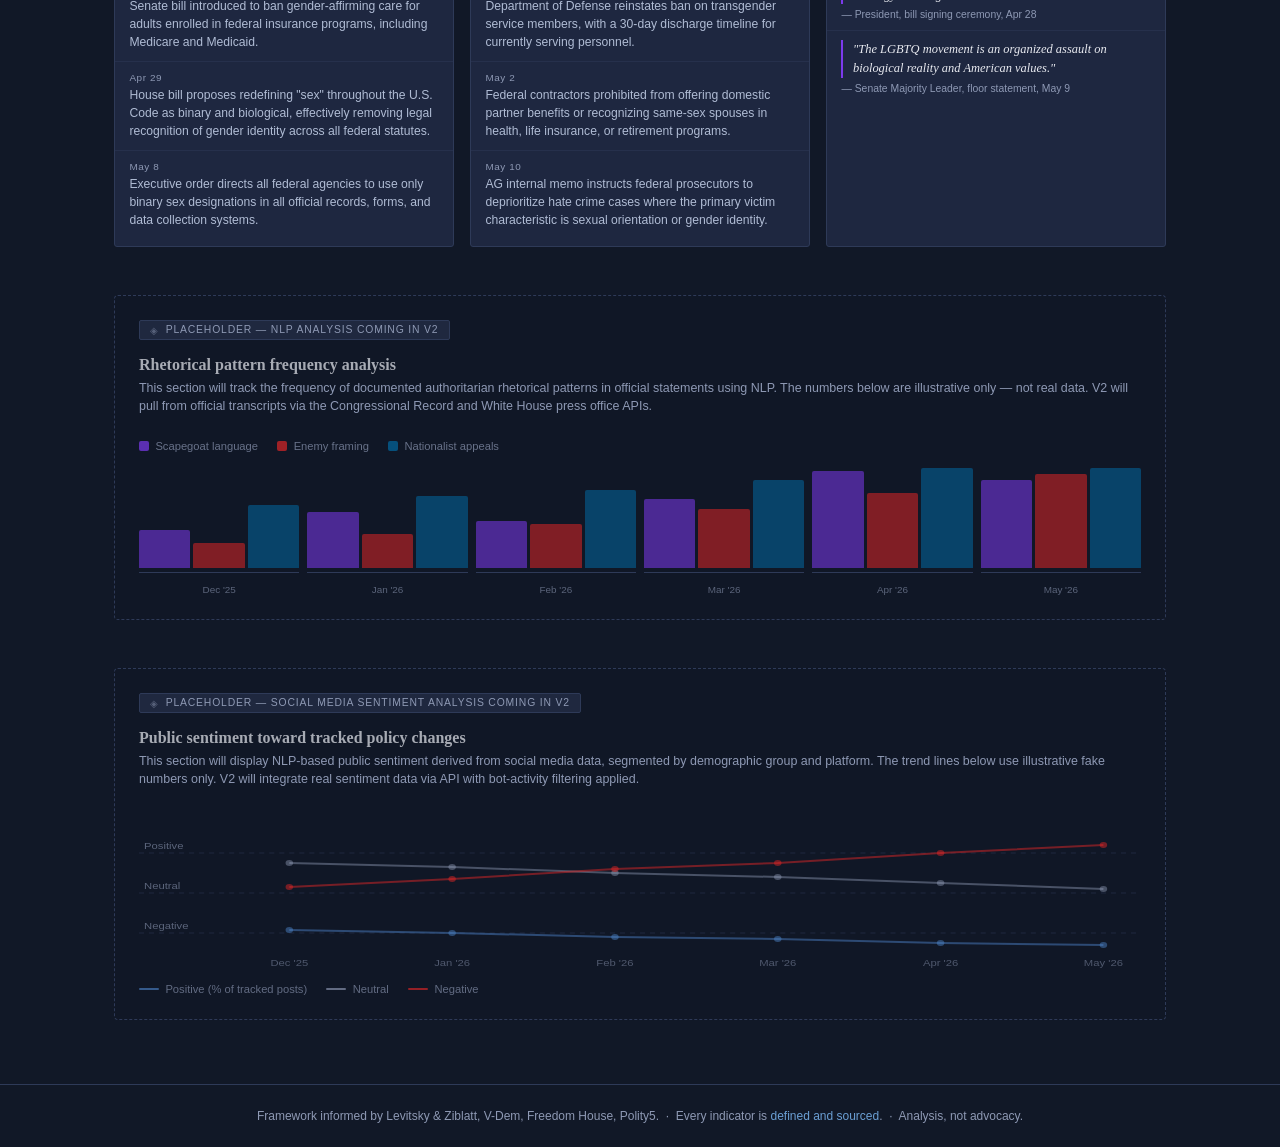
<file: propaganda.html>
<!DOCTYPE html>
<html lang="en">
<head>
  <meta charset="UTF-8" />
  <meta name="viewport" content="width=device-width, initial-scale=1.0" />
  <title>Propaganda &amp; Rights Tracker — Authoritarian Tracker</title>
  <link rel="stylesheet" href="style.css" />
  <style>
    /* ── PAGE HERO ── */
    .pr-hero {
      background: linear-gradient(180deg, var(--navy) 0%, var(--bg) 100%);
      border-bottom: 1px solid var(--border);
      padding: 2.5rem 1.5rem 2rem;
    }
    .pr-hero-inner {
      max-width: 780px;
      margin: 0 auto;
    }
    .pr-hero h1 { font-size: 1.75rem; font-weight: 700; letter-spacing: 0.01em; margin-bottom: 0.4rem; }
    .pr-hero h1 span { color: var(--blue-light); }
    .pr-hero-sub {
      font-family: 'Arial', sans-serif;
      font-size: 0.78rem;
      letter-spacing: 0.08em;
      text-transform: uppercase;
      color: var(--muted);
      margin-bottom: 1rem;
    }
    .pr-hero p {
      font-family: 'Arial', sans-serif;
      font-size: 0.88rem;
      color: #b0bcd4;
      line-height: 1.7;
      margin-bottom: 0.6rem;
    }
    .pr-hero p:last-child { margin-bottom: 0; }

    /* ── SHARED SECTION WRAPPER ── */
    .pr-section {
      max-width: 1100px;
      margin: 3rem auto 0;
      padding: 0 1.5rem;
    }
    .pr-section-head {
      margin-bottom: 1.25rem;
      border-bottom: 1px solid var(--border);
      padding-bottom: 0.75rem;
    }

    /* ── EVENT FEED ── */
    .feed-grid {
      display: grid;
      grid-template-columns: repeat(auto-fill, minmax(320px, 1fr));
      gap: 0.85rem;
    }
    .feed-card {
      background: var(--card-bg);
      border: 1px solid var(--border);
      border-radius: 3px;
      padding: 0.9rem 1rem;
      transition: opacity 0.2s;
    }
    .feed-card.hidden { display: none; }
    .feed-card-top {
      display: flex;
      justify-content: space-between;
      align-items: flex-start;
      gap: 0.5rem;
      margin-bottom: 0.5rem;
    }
    .feed-date { font-family: 'Arial', sans-serif; font-size: 0.7rem; color: var(--muted); white-space: nowrap; }
    .feed-title { font-size: 0.88rem; font-weight: 700; line-height: 1.35; margin-bottom: 0.4rem; }
    .feed-summary { font-family: 'Arial', sans-serif; font-size: 0.76rem; color: #b0bcd4; line-height: 1.55; margin-bottom: 0.6rem; }
    .feed-footer {
      display: flex;
      align-items: center;
      justify-content: space-between;
      flex-wrap: wrap;
      gap: 0.4rem;
    }
    .feed-tags { display: flex; gap: 0.3rem; flex-wrap: wrap; }
    .feed-source { font-family: 'Arial', sans-serif; font-size: 0.65rem; color: var(--muted); }
    .feed-source a { color: var(--blue-light); text-decoration: none; }
    .feed-source a:hover { text-decoration: underline; }
    .no-results {
      font-family: 'Arial', sans-serif;
      font-size: 0.82rem;
      color: var(--muted);
      padding: 1.5rem 0;
      display: none;
    }

    /* ── RIGHTS TRACKER COLUMNS ── */
    .rights-grid {
      display: grid;
      grid-template-columns: repeat(3, 1fr);
      gap: 1rem;
    }
    .rights-col {
      background: var(--card-bg);
      border: 1px solid var(--border);
      border-radius: 3px;
      overflow: hidden;
    }
    .rights-col-head {
      padding: 0.6rem 0.9rem;
      border-bottom: 1px solid var(--border);
      font-family: 'Arial', sans-serif;
      font-size: 0.65rem;
      letter-spacing: 0.1em;
      text-transform: uppercase;
      font-weight: 700;
    }
    .rights-col.leg   .rights-col-head { color: var(--mech-inst);   border-top: 2px solid var(--mech-inst); }
    .rights-col.enf   .rights-col-head { color: var(--mech-coerce); border-top: 2px solid var(--mech-coerce); }
    .rights-col.rhet  .rights-col-head { color: var(--mech-prop);   border-top: 2px solid var(--mech-prop); }

    .rights-items { padding: 0.4rem 0; }
    .rights-item {
      padding: 0.6rem 0.9rem;
      border-bottom: 1px solid rgba(46,58,88,0.5);
    }
    .rights-item:last-child { border-bottom: none; }
    .rights-item-date {
      font-family: 'Arial', sans-serif;
      font-size: 0.62rem;
      letter-spacing: 0.06em;
      color: var(--muted);
      margin-bottom: 0.2rem;
    }
    .rights-item-text {
      font-family: 'Arial', sans-serif;
      font-size: 0.76rem;
      color: #b0bcd4;
      line-height: 1.5;
    }
    .rights-quote {
      font-style: italic;
      color: var(--text);
      border-left: 2px solid var(--mech-prop);
      padding-left: 0.6rem;
      margin-bottom: 0.3rem;
      font-size: 0.78rem;
      line-height: 1.5;
    }
    .rights-speaker {
      font-family: 'Arial', sans-serif;
      font-size: 0.65rem;
      color: var(--muted);
    }

    /* ── SECTION DIVIDER ── */
    .group-divider {
      max-width: 1100px;
      margin: 3rem auto 0;
      padding: 0 1.5rem;
    }
    .group-divider-inner {
      display: flex;
      align-items: center;
      gap: 1rem;
      border-top: 1px solid var(--border);
      padding-top: 1.5rem;
    }
    .group-divider-pill {
      font-family: 'Arial', sans-serif;
      font-size: 0.65rem;
      letter-spacing: 0.1em;
      text-transform: uppercase;
      font-weight: 700;
      padding: 0.25rem 0.75rem;
      border-radius: 2px;
      white-space: nowrap;
    }
    .group-divider-pill.women { background: rgba(219,39,119,0.15); color: var(--grp-women); border: 1px solid rgba(219,39,119,0.3); }
    .group-divider-pill.lgbtq { background: rgba(13,148,136,0.15); color: var(--grp-lgbtq); border: 1px solid rgba(13,148,136,0.3); }
    .group-divider-sub {
      font-family: 'Arial', sans-serif;
      font-size: 0.78rem;
      color: var(--muted);
    }

    /* CSS bar chart */
    .bar-chart { width: 100%; }
    .bar-chart-legend {
      display: flex;
      gap: 1.2rem;
      margin-bottom: 1rem;
      flex-wrap: wrap;
    }
    .bar-legend-item {
      display: flex;
      align-items: center;
      gap: 0.4rem;
      font-family: 'Arial', sans-serif;
      font-size: 0.7rem;
      color: var(--muted);
      opacity: 0.7;
    }
    .bar-legend-swatch { width: 10px; height: 10px; border-radius: 2px; }
    .bar-chart-months {
      display: grid;
      grid-template-columns: repeat(6, 1fr);
      gap: 0.5rem;
    }
    .bar-month { display: flex; flex-direction: column; gap: 0.25rem; }
    .bar-month-label {
      font-family: 'Arial', sans-serif;
      font-size: 0.62rem;
      color: var(--muted);
      text-align: center;
      margin-top: 0.4rem;
      opacity: 0.6;
    }
    .bar-group { display: flex; gap: 3px; align-items: flex-end; height: 100px; }
    .bar {
      flex: 1;
      border-radius: 2px 2px 0 0;
      opacity: 0.55;
      transition: opacity 0.15s;
      min-width: 8px;
    }
    .bar:hover { opacity: 0.85; }
    .bar-axis-line {
      border-top: 1px solid var(--border);
      margin-top: 0;
    }

    @media (max-width: 800px) {
      .rights-grid { grid-template-columns: 1fr; }
      .bar-chart-months { grid-template-columns: repeat(3, 1fr); }
    }
    @media (max-width: 600px) {
      .feed-grid { grid-template-columns: 1fr; }
    }
  </style>
</head>
<body>

  <nav>
    <div class="nav-inner">
      <a class="nav-brand" href="index.html">Authoritarian<span>Tracker</span></a>
      <ul class="nav-links">
        <li><a href="timeline.html">Timeline</a></li>
        <li><a href="propaganda.html" class="active">Propaganda &amp; Rights</a></li>
        <li><a href="environment.html">Environment</a></li>
        <li><a href="miltech.html">Militarized Tech</a></li>
        <li><a href="monopolies.html">Monopolies</a></li>
        <li><a href="hope.html">Hope &amp; Resilience</a></li>
        <li><a href="comparators.html">Comparators</a></li>
        <li><a href="methodology.html">Methodology</a></li>
      </ul>
    </div>
  </nav>


  <!-- ══════════════════════════════════════════════════════════ -->
  <!-- SECTION 1 — INTRODUCTION                                  -->
  <!-- ══════════════════════════════════════════════════════════ -->
  <header class="pr-hero">
    <div class="pr-hero-inner">
      <div class="pr-hero-sub">02 — Propaganda &amp; Rights Tracker</div>
      <h1>Rhetoric, Narrative Control, &amp; <span>Minority Targeting</span></h1>
      <p>
        This page tracks the specific mechanisms political scientists and historians use to identify
        authoritarian communication patterns and the systematic erosion of minority rights —
        including scapegoating, manufactured consent, legal censorship, and enemy framing.
        Each mechanism is defined against documented historical cases and mapped to observable
        current events.
      </p>
      <p>
        Minority groups are disproportionately targeted during authoritarian consolidation because
        they serve a structural function: concentrating public fear or resentment onto a defined
        outgroup legitimizes emergency authority, weakens coalition-building across civil society,
        and allows rights-erosion to begin in populations with limited political power before
        spreading to the general public.
      </p>
      <p>
        All events on this page are sourced. Historical comparisons are labeled as such and are
        analytical, not rhetorical — the same framework applies to any direction of democratic
        backsliding.
      </p>
    </div>
  </header>


  <!-- ══════════════════════════════════════════════════════════ -->
  <!-- SECTION 2 — MECHANISM TAXONOMY                            -->
  <!-- ══════════════════════════════════════════════════════════ -->
  <section class="pr-section">
    <div class="pr-section-head">
      <p class="section-label">Section 2 — Mechanism taxonomy</p>
      <div style="display:flex;gap:0.6rem;flex-wrap:wrap;margin-top:0.5rem;">
        <span class="pill prop">Propaganda</span>
        <span class="pill coerce">Coercive</span>
        <span class="pill inst">Legal / Institutional</span>
      </div>
    </div>

    <div class="taxonomy-grid">

      <div class="mech-card prop">
        <div class="mech-card-bar"></div>
        <div class="mech-card-body">
          <div class="mech-cat">Propaganda mechanism</div>
          <div class="mech-name">Scapegoating</div>
          <p class="mech-def">The systematic attribution of societal problems — economic anxiety, crime, cultural decline — to a specific outgroup in order to consolidate majority support and justify exceptional measures against that group.</p>
          <div class="mech-historical">
            <strong>Historical parallel — Hungary (Orbán, 2015–present):</strong>
            State-funded "national consultation" campaigns blamed migrants and financier George Soros for Hungary's economic and security problems, laying groundwork for border wall construction and refugee detention.
          </div>
          <div class="mech-target-label">Historically targeted groups</div>
          <div class="mech-target-tags">
            <span class="pill immig">Immigrants</span>
            <span class="pill oppo">Ethnic minorities</span>
          </div>
        </div>
      </div>

      <div class="mech-card prop">
        <div class="mech-card-bar"></div>
        <div class="mech-card-body">
          <div class="mech-cat">Propaganda mechanism</div>
          <div class="mech-name">Manufactured consent</div>
          <p class="mech-def">The deliberate shaping of public information — through state media control, selective omission, or narrative framing — to create the appearance of popular support for policies that serve consolidating power.</p>
          <div class="mech-historical">
            <strong>Historical parallel — China (Mao, 1949–1976):</strong>
            The People's Daily and Xinhua news agency operated as exclusive state information channels, systematically omitting famine data, purge casualties, and Cultural Revolution violence from public record.
          </div>
          <div class="mech-target-label">Historically targeted groups</div>
          <div class="mech-target-tags">
            <span class="pill press">Press</span>
            <span class="pill oppo">Political opposition</span>
          </div>
        </div>
      </div>

      <div class="mech-card prop">
        <div class="mech-card-bar"></div>
        <div class="mech-card-body">
          <div class="mech-cat">Propaganda mechanism</div>
          <div class="mech-name">Enemy framing</div>
          <p class="mech-def">The rhetorical construction of a domestic or foreign enemy whose opposition to the regime is presented as evidence of existential threat, used to delegitimize political opponents and justify emergency action.</p>
          <div class="mech-historical">
            <strong>Historical parallel — Turkey (Erdoğan, 2013–present):</strong>
            Kurdish political leaders, secular journalists, and opposition academics were systematically labeled "terrorists" in official statements and prosecuted under anti-terrorism statutes, regardless of involvement in violence.
          </div>
          <div class="mech-target-label">Historically targeted groups</div>
          <div class="mech-target-tags">
            <span class="pill oppo">Political opposition</span>
            <span class="pill lgbtq">Ethnic/religious minorities</span>
          </div>
        </div>
      </div>

      <div class="mech-card coerce">
        <div class="mech-card-bar"></div>
        <div class="mech-card-body">
          <div class="mech-cat">Coercive mechanism</div>
          <div class="mech-name">Censorship by intimidation</div>
          <p class="mech-def">The suppression of press or civil society through implicit or explicit threats — financial pressure, license revocation, personal targeting of journalists — without requiring formal legal censorship.</p>
          <div class="mech-historical">
            <strong>Historical parallel — Venezuela (Chávez, 2002–2010):</strong>
            State regulator CONATEL revoked broadcast licenses for critical television stations following the 2002 coup attempt. Remaining private outlets shifted coverage after watching competitors shut down, without direct censorship orders.
          </div>
          <div class="mech-target-label">Historically targeted groups</div>
          <div class="mech-target-tags">
            <span class="pill press">Press</span>
            <span class="pill oppo">Civil society</span>
          </div>
        </div>
      </div>

      <div class="mech-card inst">
        <div class="mech-card-bar"></div>
        <div class="mech-card-body">
          <div class="mech-cat">Legal / Institutional mechanism</div>
          <div class="mech-name">Legal censorship</div>
          <p class="mech-def">The use of existing legal mechanisms — licensing, regulatory enforcement, sedition laws, or procedural tools — to restrict press and civil society activity through ostensibly legitimate channels.</p>
          <div class="mech-historical">
            <strong>Historical parallel — Cuba (Castro, 1960):</strong>
            Law 1180 nationalized all private media outlets, formally eliminating independent press through a legal property instrument rather than an explicit censorship decree, making reversal structurally difficult.
          </div>
          <div class="mech-target-label">Historically targeted groups</div>
          <div class="mech-target-tags">
            <span class="pill press">Press</span>
            <span class="pill oppo">Civil society</span>
          </div>
        </div>
      </div>

    </div>
  </section>


  <!-- ══════════════════════════════════════════════════════════ -->
  <!-- SECTION 3 — CURRENT EVENT FEED                            -->
  <!-- ══════════════════════════════════════════════════════════ -->
  <section class="pr-section">
    <div class="pr-section-head">
      <p class="section-label">Section 3 — Current event feed &nbsp;·&nbsp; April – May 2026</p>
    </div>

    <div class="filter-bar" id="filter-bar">
      <div class="filter-bar-group">
        <span class="filter-label">Mechanism</span>
        <button class="filter-btn active-all" data-filter="all">All</button>
        <button class="filter-btn" data-filter="mech-prop">Propaganda</button>
        <button class="filter-btn" data-filter="mech-coerce">Coercive</button>
        <button class="filter-btn" data-filter="mech-inst">Legal / Institutional</button>
      </div>
      <div class="filter-divider"></div>
      <div class="filter-bar-group">
        <span class="filter-label">Group</span>
        <button class="filter-btn" data-filter="grp-women">Women</button>
        <button class="filter-btn" data-filter="grp-lgbtq">LGBTQ+</button>
        <button class="filter-btn" data-filter="grp-press">Press</button>
        <button class="filter-btn" data-filter="grp-immig">Immigrants</button>
        <button class="filter-btn" data-filter="grp-oppo">Political opposition</button>
      </div>
    </div>

    <div class="no-results" id="no-results">No events match the current filter.</div>

    <div class="feed-grid" id="feed-grid">

      <div class="feed-card" data-mechs="mech-prop" data-groups="grp-lgbtq">
        <div class="feed-card-top">
          <div class="feed-title">White House calls trans athletes "biological cheats" in official statement</div>
          <div class="feed-date">Apr 5</div>
        </div>
        <p class="feed-summary">An official White House press release framing transgender athletes as inherently deceptive is a documented form of enemy framing — attaching moral deviance to a targeted group through executive language.</p>
        <div class="feed-footer">
          <div class="feed-tags">
            <span class="pill prop">Enemy framing</span>
            <span class="pill lgbtq">LGBTQ+</span>
          </div>
          <span class="feed-source"><a href="#">WH Press Office, Apr 5</a></span>
        </div>
      </div>

      <div class="feed-card" data-mechs="mech-coerce" data-groups="grp-press">
        <div class="feed-card-top">
          <div class="feed-title">DHS leaks journalist names and home addresses to conservative media</div>
          <div class="feed-date">Apr 12</div>
        </div>
        <p class="feed-summary">A DHS official shared personal information of three reporters covering immigration enforcement with partisan media outlets, a censorship-by-intimidation tactic documented in comparative authoritarian cases.</p>
        <div class="feed-footer">
          <div class="feed-tags">
            <span class="pill coerce">Censorship by intimidation</span>
            <span class="pill press">Press</span>
          </div>
          <span class="feed-source"><a href="#">The Intercept, Apr 14</a></span>
        </div>
      </div>

      <div class="feed-card" data-mechs="mech-prop" data-groups="grp-women">
        <div class="feed-card-top">
          <div class="feed-title">Presidential rally speech blames "radical feminists" for birth rate decline</div>
          <div class="feed-date">Apr 18</div>
        </div>
        <p class="feed-summary">Attributing a structural demographic trend to an ideological outgroup is a textbook scapegoating pattern, converting a complex economic phenomenon into evidence of political enemies' destructive influence.</p>
        <div class="feed-footer">
          <div class="feed-tags">
            <span class="pill prop">Scapegoating</span>
            <span class="pill women">Women</span>
          </div>
          <span class="feed-source"><a href="#">C-SPAN transcript, Apr 18</a></span>
        </div>
      </div>

      <div class="feed-card" data-mechs="mech-inst" data-groups="grp-press">
        <div class="feed-card-top">
          <div class="feed-title">White House revokes press credentials for AP, NPR, and ProPublica</div>
          <div class="feed-date">Apr 22</div>
        </div>
        <p class="feed-summary">Credential revocation uses an existing administrative procedure to remove critical outlets from access without a formal censorship decree — a legal censorship mechanism that avoids First Amendment scrutiny while producing the same effect.</p>
        <div class="feed-footer">
          <div class="feed-tags">
            <span class="pill inst">Legal censorship</span>
            <span class="pill press">Press</span>
          </div>
          <span class="feed-source"><a href="#">CPJ statement, Apr 22</a></span>
        </div>
      </div>

      <div class="feed-card" data-mechs="mech-prop" data-groups="grp-lgbtq">
        <div class="feed-card-top">
          <div class="feed-title">State Dept. omits LGBTQ+ rights section from annual human rights report</div>
          <div class="feed-date">Apr 28</div>
        </div>
        <p class="feed-summary">Removing a standing section from an official report — without announcement or stated rationale — is a manufactured-consent mechanism: shaping the informational record to erase a category of rights from institutional visibility.</p>
        <div class="feed-footer">
          <div class="feed-tags">
            <span class="pill prop">Manufactured consent</span>
            <span class="pill lgbtq">LGBTQ+</span>
          </div>
          <span class="feed-source"><a href="#">State Dept. report, Apr 28</a></span>
        </div>
      </div>

      <div class="feed-card" data-mechs="mech-inst" data-groups="grp-lgbtq">
        <div class="feed-card-top">
          <div class="feed-title">Executive order bars federal contractors from recognizing same-sex couples in benefits</div>
          <div class="feed-date">May 2</div>
        </div>
        <p class="feed-summary">The order uses existing federal contracting authority — an economic leverage mechanism rather than a rights statute — to impose a policy that would face direct legal challenge if enacted as legislation.</p>
        <div class="feed-footer">
          <div class="feed-tags">
            <span class="pill inst">Legal censorship</span>
            <span class="pill lgbtq">LGBTQ+</span>
          </div>
          <span class="feed-source"><a href="#">Federal Register, May 2</a></span>
        </div>
      </div>

      <div class="feed-card" data-mechs="mech-prop" data-groups="grp-oppo">
        <div class="feed-card-top">
          <div class="feed-title">AG labels ACLU a "radical anti-American organization" in official DOJ memo</div>
          <div class="feed-date">May 4</div>
        </div>
        <p class="feed-summary">Designating a civil liberties organization as "anti-American" in official executive branch communications is enemy framing applied to civil society — a pattern historians document as preceding legal action against opposition groups.</p>
        <div class="feed-footer">
          <div class="feed-tags">
            <span class="pill prop">Enemy framing</span>
            <span class="pill oppo">Political opposition</span>
          </div>
          <span class="feed-source"><a href="#">DOJ internal memo, May 4</a></span>
        </div>
      </div>

      <div class="feed-card" data-mechs="mech-prop" data-groups="grp-immig">
        <div class="feed-card-top">
          <div class="feed-title">Presidential address describes asylum seekers as "biological invasion threat"</div>
          <div class="feed-date">May 7</div>
        </div>
        <p class="feed-summary">Biological threat language applied to an ethnic or national outgroup has a documented escalatory trajectory in comparative authoritarian history, moving from rhetorical framing toward policy justification for detention and exclusion.</p>
        <div class="feed-footer">
          <div class="feed-tags">
            <span class="pill prop">Scapegoating</span>
            <span class="pill immig">Immigrants</span>
          </div>
          <span class="feed-source"><a href="#">WH transcript, May 7</a></span>
        </div>
      </div>

      <div class="feed-card" data-mechs="mech-inst" data-groups="grp-press">
        <div class="feed-card-top">
          <div class="feed-title">FCC opens investigations into MSNBC, CNN, and NPR over "public interest" standards</div>
          <div class="feed-date">May 9</div>
        </div>
        <p class="feed-summary">Using broadcast licensing authority to open investigations into critical outlets — without citing specific violations — applies regulatory pressure that chills editorial content without requiring direct government intervention in newsroom decisions.</p>
        <div class="feed-footer">
          <div class="feed-tags">
            <span class="pill inst">Legal censorship</span>
            <span class="pill press">Press</span>
          </div>
          <span class="feed-source"><a href="#">FCC docket filing, May 9</a></span>
        </div>
      </div>

      <div class="feed-card" data-mechs="mech-prop" data-groups="grp-women">
        <div class="feed-card-top">
          <div class="feed-title">White House advisor publicly describes reproductive rights movement as "demographic sabotage"</div>
          <div class="feed-date">May 11</div>
        </div>
        <p class="feed-summary">Framing a rights movement as deliberately harmful to national survival transforms a policy disagreement into a charge of treason — an enemy framing pattern that has historically preceded legal suppression of women's political organizing.</p>
        <div class="feed-footer">
          <div class="feed-tags">
            <span class="pill prop">Enemy framing</span>
            <span class="pill women">Women</span>
          </div>
          <span class="feed-source"><a href="#">Fox News interview transcript, May 11</a></span>
        </div>
      </div>

    </div>
  </section>


  <!-- ══════════════════════════════════════════════════════════ -->
  <!-- SECTION 4 — WOMEN'S RIGHTS TRACKER                        -->
  <!-- ══════════════════════════════════════════════════════════ -->
  <div class="group-divider">
    <div class="group-divider-inner">
      <span class="group-divider-pill women">Women's rights tracker</span>
      <span class="group-divider-sub">Legislation, enforcement shifts, and official rhetoric — hardcoded, April–May 2026</span>
    </div>
  </div>

  <section class="pr-section">
    <div class="rights-grid">

      <div class="rights-col leg">
        <div class="rights-col-head">Legislation</div>
        <div class="rights-items">
          <div class="rights-item">
            <div class="rights-item-date">Apr 3</div>
            <div class="rights-item-text">Federal Title IX regulations rolled back, removing interim protections for pregnant and parenting students at federally funded institutions.</div>
          </div>
          <div class="rights-item">
            <div class="rights-item-date">Apr 17</div>
            <div class="rights-item-text">Executive order defunds all international programs providing reproductive health services, including maternal health initiatives in Sub-Saharan Africa.</div>
          </div>
          <div class="rights-item">
            <div class="rights-item-date">May 2</div>
            <div class="rights-item-text">House bill introduced criminalizing interstate travel for the purpose of obtaining an abortion, with penalties for both patients and assisting parties.</div>
          </div>
          <div class="rights-item">
            <div class="rights-item-date">May 8</div>
            <div class="rights-item-text">HHS directive removes "reproductive health" from all agency mission statements and strategic planning documents, effective immediately.</div>
          </div>
        </div>
      </div>

      <div class="rights-col enf">
        <div class="rights-col-head">Enforcement changes</div>
        <div class="rights-items">
          <div class="rights-item">
            <div class="rights-item-date">Mar 28</div>
            <div class="rights-item-text">FDA formally deprioritizes mifepristone safety monitoring and adverse event enforcement, citing "resource reallocation" in an internal memo.</div>
          </div>
          <div class="rights-item">
            <div class="rights-item-date">Apr 11</div>
            <div class="rights-item-text">DOJ gender-based violence prosecution unit dissolved; active cases transferred to general civil rights division without dedicated staffing.</div>
          </div>
          <div class="rights-item">
            <div class="rights-item-date">Apr 30</div>
            <div class="rights-item-text">CBP agents issued guidance deprioritizing asylum claims based on domestic or gender-based violence, reversing 2014 Board of Immigration Appeals precedent.</div>
          </div>
          <div class="rights-item">
            <div class="rights-item-date">May 6</div>
            <div class="rights-item-text">Title IX investigation backlog reaches 4,200 open complaints — a 340% increase since January — under a 60% reduction in Office for Civil Rights staffing.</div>
          </div>
        </div>
      </div>

      <div class="rights-col rhet">
        <div class="rights-col-head">Official rhetoric</div>
        <div class="rights-items">
          <div class="rights-item">
            <div class="rights-quote">"Radical feminists are destroying the American family. We are going to take it back."</div>
            <div class="rights-speaker">— President, campaign-style rally, Apr 18</div>
          </div>
          <div class="rights-item">
            <div class="rights-quote">"Women's liberation went too far. This administration is committed to correcting that course."</div>
            <div class="rights-speaker">— HHS Secretary, Fox News interview, Apr 25</div>
          </div>
          <div class="rights-item">
            <div class="rights-quote">"The birthrate crisis is a direct result of forty years of feminist policy failure."</div>
            <div class="rights-speaker">— White House Press Secretary, daily briefing, May 7</div>
          </div>
        </div>
      </div>

    </div>
  </section>


  <!-- ══════════════════════════════════════════════════════════ -->
  <!-- SECTION 5 — LGBTQ+ RIGHTS TRACKER                         -->
  <!-- ══════════════════════════════════════════════════════════ -->
  <div class="group-divider">
    <div class="group-divider-inner">
      <span class="group-divider-pill lgbtq">LGBTQ+ rights tracker</span>
      <span class="group-divider-sub">Legislation, enforcement shifts, and official rhetoric — hardcoded, April–May 2026</span>
    </div>
  </div>

  <section class="pr-section">
    <div class="rights-grid">

      <div class="rights-col leg">
        <div class="rights-col-head">Legislation</div>
        <div class="rights-items">
          <div class="rights-item">
            <div class="rights-item-date">Apr 5</div>
            <div class="rights-item-text">Executive order bans all DEI programs at federal agencies, explicitly naming "gender identity" as a prohibited basis for programming or policy.</div>
          </div>
          <div class="rights-item">
            <div class="rights-item-date">Apr 15</div>
            <div class="rights-item-text">Senate bill introduced to ban gender-affirming care for adults enrolled in federal insurance programs, including Medicare and Medicaid.</div>
          </div>
          <div class="rights-item">
            <div class="rights-item-date">Apr 29</div>
            <div class="rights-item-text">House bill proposes redefining "sex" throughout the U.S. Code as binary and biological, effectively removing legal recognition of gender identity across all federal statutes.</div>
          </div>
          <div class="rights-item">
            <div class="rights-item-date">May 8</div>
            <div class="rights-item-text">Executive order directs all federal agencies to use only binary sex designations in all official records, forms, and data collection systems.</div>
          </div>
        </div>
      </div>

      <div class="rights-col enf">
        <div class="rights-col-head">Enforcement changes</div>
        <div class="rights-items">
          <div class="rights-item">
            <div class="rights-item-date">Apr 10</div>
            <div class="rights-item-text">State Dept. stops issuing X gender marker on U.S. passports; existing X passports remain valid but no renewals will be processed.</div>
          </div>
          <div class="rights-item">
            <div class="rights-item-date">Apr 22</div>
            <div class="rights-item-text">Department of Defense reinstates ban on transgender service members, with a 30-day discharge timeline for currently serving personnel.</div>
          </div>
          <div class="rights-item">
            <div class="rights-item-date">May 2</div>
            <div class="rights-item-text">Federal contractors prohibited from offering domestic partner benefits or recognizing same-sex spouses in health, life insurance, or retirement programs.</div>
          </div>
          <div class="rights-item">
            <div class="rights-item-date">May 10</div>
            <div class="rights-item-text">AG internal memo instructs federal prosecutors to deprioritize hate crime cases where the primary victim characteristic is sexual orientation or gender identity.</div>
          </div>
        </div>
      </div>

      <div class="rights-col rhet">
        <div class="rights-col-head">Official rhetoric</div>
        <div class="rights-items">
          <div class="rights-item">
            <div class="rights-quote">"Gender ideology is a form of institutionalized child abuse, and this administration will not fund or tolerate it."</div>
            <div class="rights-speaker">— White House Press Secretary, daily briefing, Apr 5</div>
          </div>
          <div class="rights-item">
            <div class="rights-quote">"We are protecting American children from a predatory ideology that targets the vulnerable."</div>
            <div class="rights-speaker">— President, bill signing ceremony, Apr 28</div>
          </div>
          <div class="rights-item">
            <div class="rights-quote">"The LGBTQ movement is an organized assault on biological reality and American values."</div>
            <div class="rights-speaker">— Senate Majority Leader, floor statement, May 9</div>
          </div>
        </div>
      </div>

    </div>
  </section>


  <!-- ══════════════════════════════════════════════════════════ -->
  <!-- SECTION 6 — RHETORICAL PATTERN ANALYSIS (PLACEHOLDER)     -->
  <!-- ══════════════════════════════════════════════════════════ -->
  <section class="placeholder-section">
    <div class="placeholder-wrap">
      <div class="placeholder-banner">Placeholder — NLP analysis coming in v2</div>
      <div class="placeholder-title">Rhetorical pattern frequency analysis</div>
      <p class="placeholder-desc">
        This section will track the frequency of documented authoritarian rhetorical patterns
        in official statements using NLP. The numbers below are illustrative only — not real data.
        V2 will pull from official transcripts via the Congressional Record and White House press office APIs.
      </p>

      <div class="bar-chart">
        <div class="bar-chart-legend">
          <div class="bar-legend-item">
            <div class="bar-legend-swatch" style="background:#7c3aed"></div>
            <span>Scapegoat language</span>
          </div>
          <div class="bar-legend-item">
            <div class="bar-legend-swatch" style="background:#dc2626"></div>
            <span>Enemy framing</span>
          </div>
          <div class="bar-legend-item">
            <div class="bar-legend-swatch" style="background:#0369a1"></div>
            <span>Nationalist appeals</span>
          </div>
        </div>

        <!-- Bar chart: 6 months, 3 series each -->
        <div class="bar-chart-months">
          <!-- Dec 2025: scapegoat=12, enemy=8, nationalist=20 -->
          <div class="bar-month">
            <div class="bar-group">
              <div class="bar" style="height:38%;background:#7c3aed" title="Scapegoat: 12"></div>
              <div class="bar" style="height:25%;background:#dc2626" title="Enemy framing: 8"></div>
              <div class="bar" style="height:63%;background:#0369a1" title="Nationalist: 20"></div>
            </div>
            <div class="bar-axis-line"></div>
            <div class="bar-month-label">Dec '25</div>
          </div>
          <!-- Jan 2026: 18, 11, 23 -->
          <div class="bar-month">
            <div class="bar-group">
              <div class="bar" style="height:56%;background:#7c3aed"></div>
              <div class="bar" style="height:34%;background:#dc2626"></div>
              <div class="bar" style="height:72%;background:#0369a1"></div>
            </div>
            <div class="bar-axis-line"></div>
            <div class="bar-month-label">Jan '26</div>
          </div>
          <!-- Feb 2026: 15, 14, 25 -->
          <div class="bar-month">
            <div class="bar-group">
              <div class="bar" style="height:47%;background:#7c3aed"></div>
              <div class="bar" style="height:44%;background:#dc2626"></div>
              <div class="bar" style="height:78%;background:#0369a1"></div>
            </div>
            <div class="bar-axis-line"></div>
            <div class="bar-month-label">Feb '26</div>
          </div>
          <!-- Mar 2026: 22, 19, 28 -->
          <div class="bar-month">
            <div class="bar-group">
              <div class="bar" style="height:69%;background:#7c3aed"></div>
              <div class="bar" style="height:59%;background:#dc2626"></div>
              <div class="bar" style="height:88%;background:#0369a1"></div>
            </div>
            <div class="bar-axis-line"></div>
            <div class="bar-month-label">Mar '26</div>
          </div>
          <!-- Apr 2026: 31, 24, 35 -->
          <div class="bar-month">
            <div class="bar-group">
              <div class="bar" style="height:97%;background:#7c3aed"></div>
              <div class="bar" style="height:75%;background:#dc2626"></div>
              <div class="bar" style="height:100%;background:#0369a1" title="Highest"></div>
            </div>
            <div class="bar-axis-line"></div>
            <div class="bar-month-label">Apr '26</div>
          </div>
          <!-- May 2026: 28, 30, 38 -->
          <div class="bar-month">
            <div class="bar-group">
              <div class="bar" style="height:88%;background:#7c3aed"></div>
              <div class="bar" style="height:94%;background:#dc2626"></div>
              <div class="bar" style="height:100%;background:#0369a1"></div>
            </div>
            <div class="bar-axis-line"></div>
            <div class="bar-month-label">May '26</div>
          </div>
        </div>
      </div>
    </div>
  </section>


  <!-- ══════════════════════════════════════════════════════════ -->
  <!-- SECTION 7 — PUBLIC SENTIMENT (PLACEHOLDER)                -->
  <!-- ══════════════════════════════════════════════════════════ -->
  <section class="placeholder-section" style="margin-bottom:0;">
    <div class="placeholder-wrap">
      <div class="placeholder-banner">Placeholder — social media sentiment analysis coming in v2</div>
      <div class="placeholder-title">Public sentiment toward tracked policy changes</div>
      <p class="placeholder-desc">
        This section will display NLP-based public sentiment derived from social media data,
        segmented by demographic group and platform. The trend lines below use illustrative
        fake numbers only. V2 will integrate real sentiment data via API with bot-activity
        filtering applied.
      </p>

      <div class="sentiment-chart">
        <svg class="sentiment-svg" viewBox="0 0 800 160" preserveAspectRatio="none">
          <!-- Grid lines -->
          <line x1="0" y1="40"  x2="800" y2="40"  stroke="#2e3a58" stroke-width="1" stroke-dasharray="4 4" opacity="0.5"/>
          <line x1="0" y1="80"  x2="800" y2="80"  stroke="#2e3a58" stroke-width="1" stroke-dasharray="4 4" opacity="0.5"/>
          <line x1="0" y1="120" x2="800" y2="120" stroke="#2e3a58" stroke-width="1" stroke-dasharray="4 4" opacity="0.5"/>

          <!-- Y labels -->
          <text x="4" y="36"  font-family="Arial" font-size="9" fill="#8e99b4" opacity="0.6">Positive</text>
          <text x="4" y="76"  font-family="Arial" font-size="9" fill="#8e99b4" opacity="0.6">Neutral</text>
          <text x="4" y="116" font-family="Arial" font-size="9" fill="#8e99b4" opacity="0.6">Negative</text>

          <!-- X month labels: Dec Jan Feb Mar Apr May -->
          <text x="120" y="153" font-family="Arial" font-size="9" fill="#8e99b4" opacity="0.5" text-anchor="middle">Dec '25</text>
          <text x="250" y="153" font-family="Arial" font-size="9" fill="#8e99b4" opacity="0.5" text-anchor="middle">Jan '26</text>
          <text x="380" y="153" font-family="Arial" font-size="9" fill="#8e99b4" opacity="0.5" text-anchor="middle">Feb '26</text>
          <text x="510" y="153" font-family="Arial" font-size="9" fill="#8e99b4" opacity="0.5" text-anchor="middle">Mar '26</text>
          <text x="640" y="153" font-family="Arial" font-size="9" fill="#8e99b4" opacity="0.5" text-anchor="middle">Apr '26</text>
          <text x="770" y="153" font-family="Arial" font-size="9" fill="#8e99b4" opacity="0.5" text-anchor="middle">May '26</text>

          <!-- Positive sentiment line (declining): 22→20→18→17→15→14 mapped to y=30–40 range, higher=lower y -->
          <!-- Map 0-60% → y range 140→20, so y = 140 - (val/60)*120 -->
          <!-- Positive: 22→117, 20→120, 18→124, 17→126, 15→130, 14→132 -->
          <polyline points="120,117 250,120 380,124 510,126 640,130 770,132"
            fill="none" stroke="#4a7fc1" stroke-width="2" stroke-opacity="0.5" stroke-linejoin="round"/>
          <circle cx="120" cy="117" r="3" fill="#4a7fc1" opacity="0.5"/>
          <circle cx="250" cy="120" r="3" fill="#4a7fc1" opacity="0.5"/>
          <circle cx="380" cy="124" r="3" fill="#4a7fc1" opacity="0.5"/>
          <circle cx="510" cy="126" r="3" fill="#4a7fc1" opacity="0.5"/>
          <circle cx="640" cy="130" r="3" fill="#4a7fc1" opacity="0.5"/>
          <circle cx="770" cy="132" r="3" fill="#4a7fc1" opacity="0.5"/>

          <!-- Neutral: 45→50, 43→52, 40→56, 38→58, 35→62, 32→66 → y: 140-(val/60)*120 -->
          <!-- 45→50, 43→54, 40→60, 38→64, 35→70, 32→76 -->
          <polyline points="120,50 250,54 380,60 510,64 640,70 770,76"
            fill="none" stroke="#8e99b4" stroke-width="2" stroke-opacity="0.45" stroke-linejoin="round"/>
          <circle cx="120" cy="50" r="3" fill="#8e99b4" opacity="0.45"/>
          <circle cx="250" cy="54" r="3" fill="#8e99b4" opacity="0.45"/>
          <circle cx="380" cy="60" r="3" fill="#8e99b4" opacity="0.45"/>
          <circle cx="510" cy="64" r="3" fill="#8e99b4" opacity="0.45"/>
          <circle cx="640" cy="70" r="3" fill="#8e99b4" opacity="0.45"/>
          <circle cx="770" cy="76" r="3" fill="#8e99b4" opacity="0.45"/>

          <!-- Negative: 33→74, 37→66, 42→56, 45→50, 50→40, 54→32 -->
          <polyline points="120,74 250,66 380,56 510,50 640,40 770,32"
            fill="none" stroke="#dc2626" stroke-width="2" stroke-opacity="0.5" stroke-linejoin="round"/>
          <circle cx="120" cy="74" r="3" fill="#dc2626" opacity="0.5"/>
          <circle cx="250" cy="66" r="3" fill="#dc2626" opacity="0.5"/>
          <circle cx="380" cy="56" r="3" fill="#dc2626" opacity="0.5"/>
          <circle cx="510" cy="50" r="3" fill="#dc2626" opacity="0.5"/>
          <circle cx="640" cy="40" r="3" fill="#dc2626" opacity="0.5"/>
          <circle cx="770" cy="32" r="3" fill="#dc2626" opacity="0.5"/>
        </svg>

        <div class="sentiment-legend">
          <div class="sent-legend-item">
            <div class="sent-legend-line" style="background:#4a7fc1"></div>
            <span>Positive (% of tracked posts)</span>
          </div>
          <div class="sent-legend-item">
            <div class="sent-legend-line" style="background:#8e99b4"></div>
            <span>Neutral</span>
          </div>
          <div class="sent-legend-item">
            <div class="sent-legend-line" style="background:#dc2626"></div>
            <span>Negative</span>
          </div>
        </div>
      </div>

    </div>
  </section>


  <footer>
    Framework informed by Levitsky &amp; Ziblatt, V-Dem, Freedom House, Polity5. &nbsp;·&nbsp;
    Every indicator is <a href="#">defined and sourced</a>. &nbsp;·&nbsp;
    Analysis, not advocacy.
  </footer>


  <script>
  // ── FILTER LOGIC ──────────────────────────────────────────────────────────────
  const filterBar  = document.getElementById('filter-bar');
  const feedGrid   = document.getElementById('feed-grid');
  const noResults  = document.getElementById('no-results');
  const cards      = Array.from(feedGrid.querySelectorAll('.feed-card'));
  const btns       = Array.from(filterBar.querySelectorAll('.filter-btn'));

  let activeMech  = 'all';
  let activeGroup = 'all';

  function applyFilters() {
    let visible = 0;
    cards.forEach(card => {
      const mechs  = card.dataset.mechs  || '';
      const groups = card.dataset.groups || '';
      const mechOk  = activeMech  === 'all' || mechs.includes(activeMech);
      const groupOk = activeGroup === 'all' || groups.includes(activeGroup);
      if (mechOk && groupOk) { card.classList.remove('hidden'); visible++; }
      else                    { card.classList.add('hidden'); }
    });
    noResults.style.display = visible === 0 ? 'block' : 'none';
  }

  function setActiveStyle(btn) {
    const f = btn.dataset.filter;
    btn.classList.remove('active-all','active-prop','active-coerce','active-inst',
                         'active-women','active-lgbtq','active-press','active-immig','active-oppo');
    if (f === 'all')        btn.classList.add('active-all');
    else if (f === 'mech-prop')   btn.classList.add('active-prop');
    else if (f === 'mech-coerce') btn.classList.add('active-coerce');
    else if (f === 'mech-inst')   btn.classList.add('active-inst');
    else if (f === 'grp-women')   btn.classList.add('active-women');
    else if (f === 'grp-lgbtq')   btn.classList.add('active-lgbtq');
    else if (f === 'grp-press')   btn.classList.add('active-press');
    else if (f === 'grp-immig')   btn.classList.add('active-immig');
    else if (f === 'grp-oppo')    btn.classList.add('active-oppo');
  }

  filterBar.addEventListener('click', e => {
    const btn = e.target.closest('.filter-btn');
    if (!btn) return;

    const f = btn.dataset.filter;
    const isMechFilter  = f === 'all' || f.startsWith('mech-');
    const isGroupFilter = f.startsWith('grp-');

    if (f === 'all') {
      activeMech  = 'all';
      activeGroup = 'all';
      btns.forEach(b => b.classList.remove('active-all','active-prop','active-coerce','active-inst',
                                            'active-women','active-lgbtq','active-press','active-immig','active-oppo'));
      setActiveStyle(btn);
    } else if (isMechFilter) {
      // Toggle: clicking same mech again resets it
      activeMech = (activeMech === f) ? 'all' : f;
      btns.filter(b => b.dataset.filter === 'all' || b.dataset.filter.startsWith('mech-'))
          .forEach(b => b.classList.remove('active-all','active-prop','active-coerce','active-inst'));
      if (activeMech !== 'all') setActiveStyle(btn);
      else setActiveStyle(btns.find(b => b.dataset.filter === 'all'));
    } else if (isGroupFilter) {
      activeGroup = (activeGroup === f) ? 'all' : f;
      btns.filter(b => b.dataset.filter.startsWith('grp-'))
          .forEach(b => b.classList.remove('active-women','active-lgbtq','active-press','active-immig','active-oppo'));
      if (activeGroup !== 'all') setActiveStyle(btn);
    }

    applyFilters();
  });
  </script>

</body>
</html>
</file>
<file: style.css>
*, *::before, *::after { box-sizing: border-box; margin: 0; padding: 0; }

:root {
  --navy:        #1a2035;
  --navy-light:  #243050;
  --blue:        #4a7fc1;
  --blue-light:  #6b9fd4;
  --text:        #e8eaf0;
  --muted:       #8e99b4;
  --bg:          #111827;
  --card-bg:     #1e2740;
  --border:      #2e3a58;

  --phase1:      #4a7fc1;
  --phase1-dim:  rgba(74,127,193,0.18);
  --phase2:      #d4a017;
  --phase2-dim:  rgba(212,160,23,0.18);
  --phase3:      #c0392b;
  --phase3-dim:  rgba(192,57,43,0.18);

  --tag-legal:      #3b5ea6;
  --tag-coercive:   #8b2e2e;
  --tag-rhetoric:   #6b4c9a;
  --tag-economic:   #2e6b4f;
  --tag-resilience: #2e5e6b;
}

body {
  font-family: 'Georgia', serif;
  background: var(--bg);
  color: var(--text);
  min-height: 100vh;
}

/* ── NAV ── */
nav {
  background: var(--navy);
  border-bottom: 1px solid var(--border);
  position: sticky;
  top: 0;
  z-index: 100;
}

.nav-inner {
  max-width: 1200px;
  margin: 0 auto;
  padding: 0 1.5rem;
  display: flex;
  align-items: center;
}

.nav-brand {
  font-size: 1rem;
  font-weight: 700;
  color: var(--text);
  text-decoration: none;
  letter-spacing: 0.04em;
  white-space: nowrap;
  padding: 1rem 1.5rem 1rem 0;
  border-right: 1px solid var(--border);
  margin-right: 0.5rem;
}

.nav-brand span { color: var(--blue-light); }

.nav-links {
  display: flex;
  list-style: none;
  overflow-x: auto;
}

.nav-links li a {
  display: block;
  padding: 1rem 0.9rem;
  color: var(--muted);
  text-decoration: none;
  font-family: 'Arial', sans-serif;
  font-size: 0.75rem;
  letter-spacing: 0.06em;
  text-transform: uppercase;
  white-space: nowrap;
  transition: color 0.15s, border-bottom-color 0.15s;
  border-bottom: 2px solid transparent;
}

.nav-links li a:hover,
.nav-links li a.active {
  color: var(--blue-light);
  border-bottom-color: var(--blue-light);
}

/* ── PAGE SHELL ── */
.page {
  max-width: 1200px;
  margin: 0 auto;
  padding: 2rem 1.5rem;
}

.section-label {
  font-family: 'Arial', sans-serif;
  font-size: 0.7rem;
  letter-spacing: 0.12em;
  text-transform: uppercase;
  color: var(--blue);
  margin-bottom: 1rem;
}

/* ── HERO ── */
.hero {
  background: linear-gradient(180deg, var(--navy) 0%, var(--bg) 100%);
  border-bottom: 1px solid var(--border);
  padding: 3rem 1.5rem 2.5rem;
  text-align: center;
}

.hero h1 { font-size: 2.2rem; font-weight: 700; letter-spacing: 0.02em; margin-bottom: 0.5rem; }
.hero h1 span { color: var(--blue-light); }

.hero p {
  max-width: 620px;
  margin: 0.75rem auto 0;
  color: var(--muted);
  font-size: 0.95rem;
  line-height: 1.6;
  font-family: 'Arial', sans-serif;
}

.phase-pills {
  display: flex;
  justify-content: center;
  gap: 0.5rem;
  margin-top: 1.5rem;
  flex-wrap: wrap;
}

.phase-pill {
  padding: 0.3rem 0.85rem;
  border-radius: 2px;
  font-family: 'Arial', sans-serif;
  font-size: 0.7rem;
  letter-spacing: 0.08em;
  text-transform: uppercase;
  border: 1px solid var(--border);
  color: var(--muted);
}

.phase-pill.p1 { border-color: #4a6fa6; color: #7aaff0; }
.phase-pill.p2 { border-color: #8b6e2e; color: #e0b060; }
.phase-pill.p3 { border-color: #8b2e2e; color: #d97070; }

/* ── EVENT CARD (index page) ── */
.event-card {
  background: var(--card-bg);
  border: 1px solid var(--border);
  border-left: 3px solid var(--blue);
  border-radius: 3px;
  padding: 1.25rem 1.5rem;
  max-width: 780px;
}

.event-card.coercive   { border-left-color: #c0392b; }
.event-card.rhetoric   { border-left-color: #8e44ad; }
.event-card.legal      { border-left-color: var(--blue); }
.event-card.economic   { border-left-color: #27ae60; }
.event-card.resilience { border-left-color: #16a085; }

.card-meta { display: flex; align-items: center; gap: 0.6rem; margin-bottom: 0.6rem; flex-wrap: wrap; }

.card-date { font-family: 'Arial', sans-serif; font-size: 0.75rem; color: var(--muted); }

.card-phase {
  font-family: 'Arial', sans-serif;
  font-size: 0.65rem;
  letter-spacing: 0.08em;
  text-transform: uppercase;
  padding: 0.15rem 0.5rem;
  border-radius: 2px;
  background: rgba(74,127,193,0.15);
  color: var(--blue-light);
  border: 1px solid rgba(74,127,193,0.3);
}

.card-tags { display: flex; gap: 0.4rem; flex-wrap: wrap; }

.tag {
  font-family: 'Arial', sans-serif;
  font-size: 0.62rem;
  letter-spacing: 0.06em;
  text-transform: uppercase;
  padding: 0.15rem 0.45rem;
  border-radius: 2px;
}

.tag.legal    { background: rgba(59,94,166,0.25);  color: #88aaee; border: 1px solid rgba(59,94,166,0.4); }
.tag.coercive { background: rgba(139,46,46,0.25);  color: #e08888; border: 1px solid rgba(139,46,46,0.4); }
.tag.rhetoric { background: rgba(107,76,154,0.25); color: #c0a0e8; border: 1px solid rgba(107,76,154,0.4); }
.tag.economic { background: rgba(46,107,79,0.25);  color: #80c8a0; border: 1px solid rgba(46,107,79,0.4); }

.card-title { font-size: 1.05rem; font-weight: 700; margin-bottom: 0.4rem; line-height: 1.35; }

.card-body {
  font-family: 'Arial', sans-serif;
  font-size: 0.85rem;
  color: #b0bcd4;
  line-height: 1.6;
  margin-bottom: 0.9rem;
}

.card-comparator {
  background: rgba(255,255,255,0.04);
  border: 1px solid var(--border);
  border-radius: 2px;
  padding: 0.6rem 0.9rem;
  font-family: 'Arial', sans-serif;
  font-size: 0.78rem;
  color: var(--muted);
  line-height: 1.5;
  margin-bottom: 0.9rem;
}

.card-comparator strong { color: #c8a84a; font-weight: 600; }

.card-footer {
  display: flex;
  align-items: center;
  justify-content: space-between;
  flex-wrap: wrap;
  gap: 0.5rem;
}

.card-source { font-family: 'Arial', sans-serif; font-size: 0.72rem; color: var(--muted); }
.card-source a { color: var(--blue-light); text-decoration: none; }
.card-source a:hover { text-decoration: underline; }

.severity { display: flex; align-items: center; gap: 0.4rem; font-family: 'Arial', sans-serif; font-size: 0.72rem; color: var(--muted); }
.severity-dots { display: flex; gap: 3px; }
.severity-dots span { width: 8px; height: 8px; border-radius: 50%; background: var(--border); }
.severity-dots span.filled { background: #c0392b; }

/* ── FOOTER ── */
footer {
  margin-top: 4rem;
  border-top: 1px solid var(--border);
  padding: 1.5rem;
  text-align: center;
  font-family: 'Arial', sans-serif;
  font-size: 0.75rem;
  color: var(--muted);
}

footer a { color: var(--blue-light); text-decoration: none; }

/* ══════════════════════════════════════════════════════════════
   SHARED COMPONENTS — used across multiple pages
   ══════════════════════════════════════════════════════════════ */

/* ── MECHANISM / GROUP COLOR VARIABLES ── */
:root {
  --mech-prop:   #7c3aed;
  --mech-coerce: #dc2626;
  --mech-inst:   #0369a1;
  --grp-women:   #db2777;
  --grp-lgbtq:   #0d9488;
  --grp-press:   #d97706;
  --grp-immig:   #ea580c;
  --grp-oppo:    #64748b;
}

/* ── PILL TAG ── */
.pill {
  display: inline-block;
  font-family: 'Arial', sans-serif;
  font-size: 0.6rem;
  letter-spacing: 0.07em;
  text-transform: uppercase;
  padding: 0.15rem 0.5rem;
  border-radius: 2px;
  border: 1px solid;
}
/* Mechanism */
.pill.prop   { color: var(--mech-prop);   background: rgba(124,58,237,0.12);  border-color: rgba(124,58,237,0.35); }
.pill.coerce { color: var(--mech-coerce); background: rgba(220,38,38,0.12);   border-color: rgba(220,38,38,0.35); }
.pill.inst   { color: var(--mech-inst);   background: rgba(3,105,161,0.15);   border-color: rgba(3,105,161,0.35); }
/* Group */
.pill.women  { color: var(--grp-women);  background: rgba(219,39,119,0.12);  border-color: rgba(219,39,119,0.35); }
.pill.lgbtq  { color: var(--grp-lgbtq);  background: rgba(13,148,136,0.12);  border-color: rgba(13,148,136,0.35); }
.pill.press  { color: var(--grp-press);  background: rgba(217,119,6,0.12);   border-color: rgba(217,119,6,0.35); }
.pill.immig  { color: var(--grp-immig);  background: rgba(234,88,12,0.12);   border-color: rgba(234,88,12,0.35); }
.pill.oppo   { color: var(--grp-oppo);   background: rgba(100,116,139,0.12); border-color: rgba(100,116,139,0.35); }
/* Policy type (environment page) */
.pill.eo     { color: var(--mech-inst);   background: rgba(3,105,161,0.15);   border-color: rgba(3,105,161,0.35); }
.pill.agency { color: var(--grp-press);   background: rgba(217,119,6,0.12);   border-color: rgba(217,119,6,0.35); }
.pill.intl   { color: var(--grp-immig);   background: rgba(234,88,12,0.12);   border-color: rgba(234,88,12,0.35); }
.pill.reg    { color: var(--mech-coerce); background: rgba(220,38,38,0.12);   border-color: rgba(220,38,38,0.35); }
/* Data availability */
.pill.avail    { color: #16a34a;           background: rgba(22,163,74,0.12);   border-color: rgba(22,163,74,0.35); }
.pill.modified { color: var(--grp-press);  background: rgba(217,119,6,0.12);   border-color: rgba(217,119,6,0.35); }
.pill.removed  { color: var(--mech-coerce);background: rgba(220,38,38,0.12);   border-color: rgba(220,38,38,0.35); }

/* ── TAXONOMY GRID ── */
.taxonomy-grid {
  display: grid;
  grid-template-columns: repeat(auto-fill, minmax(300px, 1fr));
  gap: 1rem;
}

/* ── MECHANISM CARD (shared with historical-parallels sections) ── */
.mech-card { background: var(--card-bg); border: 1px solid var(--border); border-radius: 3px; overflow: hidden; }
.mech-card-bar { height: 3px; }
.mech-card.prop   .mech-card-bar { background: var(--mech-prop); }
.mech-card.coerce .mech-card-bar { background: var(--mech-coerce); }
.mech-card.inst   .mech-card-bar { background: var(--mech-inst); }

.mech-card-body { padding: 0.9rem 1rem; }
.mech-cat {
  font-family: 'Arial', sans-serif;
  font-size: 0.6rem;
  letter-spacing: 0.1em;
  text-transform: uppercase;
  margin-bottom: 0.3rem;
  font-weight: 700;
}
.mech-card.prop   .mech-cat { color: var(--mech-prop); }
.mech-card.coerce .mech-cat { color: var(--mech-coerce); }
.mech-card.inst   .mech-cat { color: var(--mech-inst); }

.mech-name { font-size: 0.95rem; font-weight: 700; margin-bottom: 0.4rem; line-height: 1.3; }
.mech-def  { font-family: 'Arial', sans-serif; font-size: 0.78rem; color: #b0bcd4; line-height: 1.55; margin-bottom: 0.65rem; }
.mech-historical {
  background: rgba(255,255,255,0.03);
  border: 1px solid var(--border);
  border-radius: 2px;
  padding: 0.5rem 0.7rem;
  font-family: 'Arial', sans-serif;
  font-size: 0.72rem;
  color: var(--muted);
  line-height: 1.5;
  margin-bottom: 0.65rem;
}
.mech-historical strong { color: #c8a84a; }
.mech-target-label {
  font-family: 'Arial', sans-serif;
  font-size: 0.6rem;
  letter-spacing: 0.07em;
  text-transform: uppercase;
  color: var(--muted);
  margin-bottom: 0.25rem;
}
.mech-target-tags { display: flex; gap: 0.3rem; flex-wrap: wrap; }

/* ── FILTER BAR ── */
.filter-bar       { display: flex; flex-wrap: wrap; gap: 0.4rem; margin-bottom: 1.25rem; }
.filter-bar-group { display: flex; flex-wrap: wrap; gap: 0.3rem; align-items: center; }
.filter-divider   { width: 1px; height: 22px; background: var(--border); margin: 0 0.2rem; align-self: center; }
.filter-label {
  font-family: 'Arial', sans-serif;
  font-size: 0.62rem;
  letter-spacing: 0.08em;
  text-transform: uppercase;
  color: var(--muted);
  margin-right: 0.2rem;
}
.filter-btn {
  font-family: 'Arial', sans-serif;
  font-size: 0.62rem;
  letter-spacing: 0.06em;
  text-transform: uppercase;
  padding: 0.2rem 0.6rem;
  border-radius: 2px;
  border: 1px solid var(--border);
  background: transparent;
  color: var(--muted);
  cursor: pointer;
  transition: background 0.12s, color 0.12s, border-color 0.12s;
}
.filter-btn:hover       { border-color: var(--blue);       color: var(--blue-light);  }
.filter-btn.active-all  { border-color: var(--blue);       color: var(--blue-light);  background: rgba(74,127,193,0.12); }
/* Mechanism active states */
.filter-btn.active-prop   { border-color: var(--mech-prop);   color: var(--mech-prop);   background: rgba(124,58,237,0.1); }
.filter-btn.active-coerce { border-color: var(--mech-coerce); color: var(--mech-coerce); background: rgba(220,38,38,0.1); }
.filter-btn.active-inst   { border-color: var(--mech-inst);   color: var(--mech-inst);   background: rgba(3,105,161,0.1); }
/* Group active states */
.filter-btn.active-women  { border-color: var(--grp-women);  color: var(--grp-women);  background: rgba(219,39,119,0.1); }
.filter-btn.active-lgbtq  { border-color: var(--grp-lgbtq);  color: var(--grp-lgbtq);  background: rgba(13,148,136,0.1); }
.filter-btn.active-press  { border-color: var(--grp-press);  color: var(--grp-press);  background: rgba(217,119,6,0.1); }
.filter-btn.active-immig  { border-color: var(--grp-immig);  color: var(--grp-immig);  background: rgba(234,88,12,0.1); }
.filter-btn.active-oppo   { border-color: var(--grp-oppo);   color: var(--grp-oppo);   background: rgba(100,116,139,0.1); }
/* Policy-type active states (environment page) */
.filter-btn.active-eo     { border-color: var(--mech-inst);   color: var(--mech-inst);   background: rgba(3,105,161,0.1); }
.filter-btn.active-agency { border-color: var(--grp-press);   color: var(--grp-press);   background: rgba(217,119,6,0.1); }
.filter-btn.active-intl   { border-color: var(--grp-immig);   color: var(--grp-immig);   background: rgba(234,88,12,0.1); }
.filter-btn.active-reg    { border-color: var(--mech-coerce); color: var(--mech-coerce); background: rgba(220,38,38,0.1); }

/* ── PLACEHOLDER SECTION ── */
.placeholder-section { max-width: 1100px; margin: 3rem auto 0; padding: 0 1.5rem; }
.placeholder-wrap {
  border: 1px dashed var(--border);
  border-radius: 4px;
  padding: 1.5rem;
  background: rgba(17,24,39,0.6);
}
.placeholder-banner {
  display: inline-flex;
  align-items: center;
  gap: 0.4rem;
  background: rgba(46,58,88,0.5);
  border: 1px solid var(--border);
  border-radius: 2px;
  padding: 0.2rem 0.65rem;
  font-family: 'Arial', sans-serif;
  font-size: 0.65rem;
  letter-spacing: 0.08em;
  text-transform: uppercase;
  color: var(--muted);
  margin-bottom: 1rem;
}
.placeholder-banner::before { content: '◈'; opacity: 0.5; }
.placeholder-title { font-size: 1rem; font-weight: 700; margin-bottom: 0.3rem; color: var(--text); opacity: 0.7; }
.placeholder-desc  { font-family: 'Arial', sans-serif; font-size: 0.78rem; color: var(--muted); margin-bottom: 1.5rem; line-height: 1.5; }

/* ── SENTIMENT CHART (placeholder) ── */
.sentiment-chart     { width: 100%; overflow: hidden; }
.sentiment-svg       { width: 100%; height: 160px; display: block; }
.sentiment-legend    { display: flex; gap: 1.2rem; margin-top: 0.6rem; flex-wrap: wrap; }
.sent-legend-item    { display: flex; align-items: center; gap: 0.4rem; font-family: 'Arial', sans-serif; font-size: 0.7rem; color: var(--muted); opacity: 0.65; }
.sent-legend-line    { width: 20px; height: 2px; border-radius: 1px; }

@media (max-width: 600px) { .taxonomy-grid { grid-template-columns: 1fr; } }
</file>
